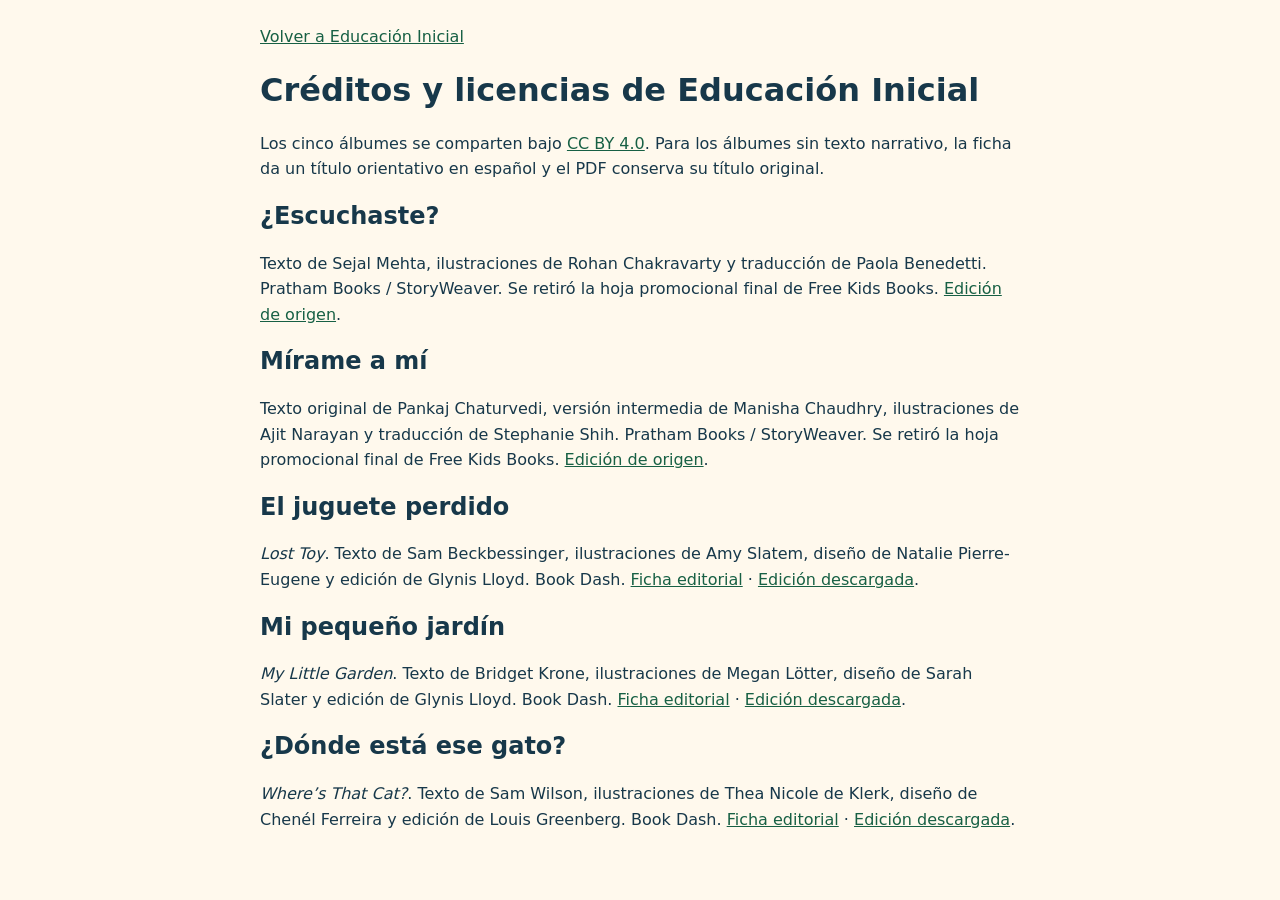
<file: creditos-educacion-inicial.html>
<!doctype html>
<html lang="es-CL">
<head>
  <meta charset="utf-8">
  <meta name="viewport" content="width=device-width, initial-scale=1">
  <title>Créditos de Educación Inicial · BiblioÑuble</title>
  <style>
    body { max-width: 760px; margin: auto; padding: 1.5rem; font: 1rem/1.6 system-ui, sans-serif; color: #17384a; background: #fff9ed; }
    a { color: #176044; }
    h1, h2 { line-height: 1.2; }
  </style>
</head>
<body>
  <nav><a href="./#educacion-inicial">Volver a Educación Inicial</a></nav>
  <main>
    <h1>Créditos y licencias de Educación Inicial</h1>
    <p>Los cinco álbumes se comparten bajo <a href="https://creativecommons.org/licenses/by/4.0/">CC BY 4.0</a>. Para los álbumes sin texto narrativo, la ficha da un título orientativo en español y el PDF conserva su título original.</p>
    <h2>¿Escuchaste?</h2>
    <p>Texto de Sejal Mehta, ilustraciones de Rohan Chakravarty y traducción de Paola Benedetti. Pratham Books / StoryWeaver. Se retiró la hoja promocional final de Free Kids Books. <a href="https://freekidsbooks.org/escuchaste-did-you-hear-early-nature-book-about-bird-sounds-spanish/">Edición de origen</a>.</p>
    <h2>Mírame a mí</h2>
    <p>Texto original de Pankaj Chaturvedi, versión intermedia de Manisha Chaudhry, ilustraciones de Ajit Narayan y traducción de Stephanie Shih. Pratham Books / StoryWeaver. Se retiró la hoja promocional final de Free Kids Books. <a href="https://freekidsbooks.org/mirame-mi-look-spanish-level-1-book/">Edición de origen</a>.</p>
    <h2>El juguete perdido</h2>
    <p><cite>Lost Toy</cite>. Texto de Sam Beckbessinger, ilustraciones de Amy Slatem, diseño de Natalie Pierre-Eugene y edición de Glynis Lloyd. Book Dash. <a href="https://bookdash.org/books/lost-toy/">Ficha editorial</a> · <a href="https://www.dbooks.org/lost-toy-177623135x/">Edición descargada</a>.</p>
    <h2>Mi pequeño jardín</h2>
    <p><cite>My Little Garden</cite>. Texto de Bridget Krone, ilustraciones de Megan Lötter, diseño de Sarah Slater y edición de Glynis Lloyd. Book Dash. <a href="https://bookdash.org/books/my-little-garden/">Ficha editorial</a> · <a href="https://www.dbooks.org/my-little-garden-1776231392/">Edición descargada</a>.</p>
    <h2>¿Dónde está ese gato?</h2>
    <p><cite>Where’s That Cat?</cite>. Texto de Sam Wilson, ilustraciones de Thea Nicole de Klerk, diseño de Chenél Ferreira y edición de Louis Greenberg. Book Dash. <a href="https://bookdash.org/books/wheres-that-cat/">Ficha editorial</a> · <a href="https://learn.thanda.org/wp-content/uploads/Book-Dash_Where-is-That-Cat_Book-Download.pdf">Edición descargada</a>.</p>
  </main>
</body>
</html>
</file>
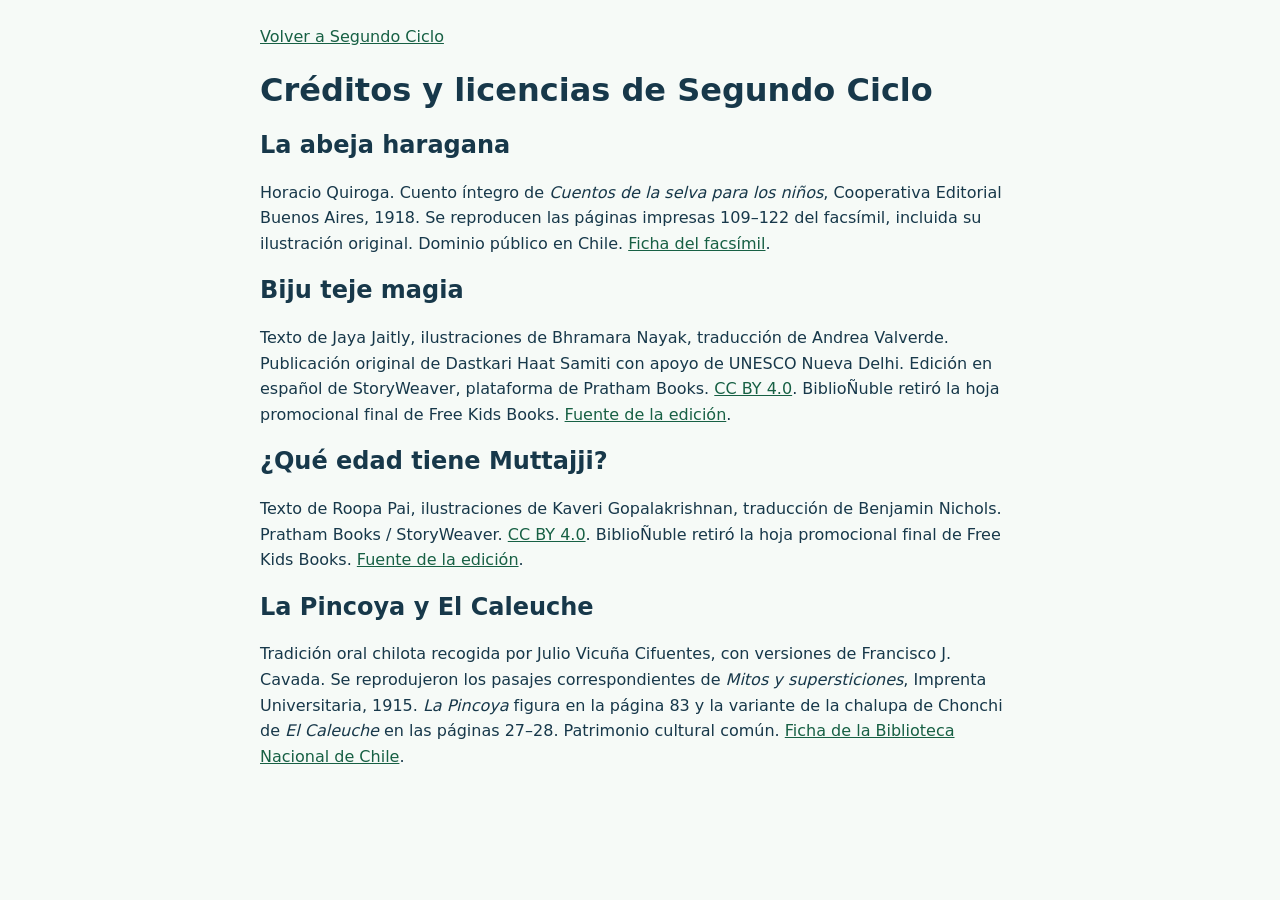
<file: creditos-segundo-ciclo.html>
<!doctype html>
<html lang="es-CL">
<head>
  <meta charset="utf-8">
  <meta name="viewport" content="width=device-width, initial-scale=1">
  <title>Créditos de Segundo Ciclo · BiblioÑuble</title>
  <style>
    body { max-width: 760px; margin: auto; padding: 1.5rem; font: 1rem/1.6 system-ui, sans-serif; color: #17384a; background: #f6faf7; }
    a { color: #176044; }
    h1, h2 { line-height: 1.2; }
  </style>
</head>
<body>
  <nav><a href="./#segundo-ciclo">Volver a Segundo Ciclo</a></nav>
  <main>
    <h1>Créditos y licencias de Segundo Ciclo</h1>
    <h2>La abeja haragana</h2>
    <p>Horacio Quiroga. Cuento íntegro de <cite>Cuentos de la selva para los niños</cite>, Cooperativa Editorial Buenos Aires, 1918. Se reproducen las páginas impresas 109–122 del facsímil, incluida su ilustración original. Dominio público en Chile. <a href="https://commons.wikimedia.org/wiki/File:Cuentos_de_la_selva_para_los_ni%C3%B1os_(1918).pdf">Ficha del facsímil</a>.</p>
    <h2>Biju teje magia</h2>
    <p>Texto de Jaya Jaitly, ilustraciones de Bhramara Nayak, traducción de Andrea Valverde. Publicación original de Dastkari Haat Samiti con apoyo de UNESCO Nueva Delhi. Edición en español de StoryWeaver, plataforma de Pratham Books. <a href="https://creativecommons.org/licenses/by/4.0/">CC BY 4.0</a>. BiblioÑuble retiró la hoja promocional final de Free Kids Books. <a href="https://freekidsbooks.org/biju-teje-magia-biju-spins-some-magic-spanish/">Fuente de la edición</a>.</p>
    <h2>¿Qué edad tiene Muttajji?</h2>
    <p>Texto de Roopa Pai, ilustraciones de Kaveri Gopalakrishnan, traducción de Benjamin Nichols. Pratham Books / StoryWeaver. <a href="https://creativecommons.org/licenses/by/4.0/">CC BY 4.0</a>. BiblioÑuble retiró la hoja promocional final de Free Kids Books. <a href="https://freekidsbooks.org/que-edad-tiene-muttajji-old-muttajji-spanish-version/">Fuente de la edición</a>.</p>
    <h2>La Pincoya y El Caleuche</h2>
    <p>Tradición oral chilota recogida por Julio Vicuña Cifuentes, con versiones de Francisco J. Cavada. Se reprodujeron los pasajes correspondientes de <cite>Mitos y supersticiones</cite>, Imprenta Universitaria, 1915. <em>La Pincoya</em> figura en la página 83 y la variante de la chalupa de Chonchi de <em>El Caleuche</em> en las páginas 27–28. Patrimonio cultural común. <a href="https://www.memoriachilena.gob.cl/602/w3-article-8171.html">Ficha de la Biblioteca Nacional de Chile</a>.</p>
  </main>
</body>
</html>
</file>
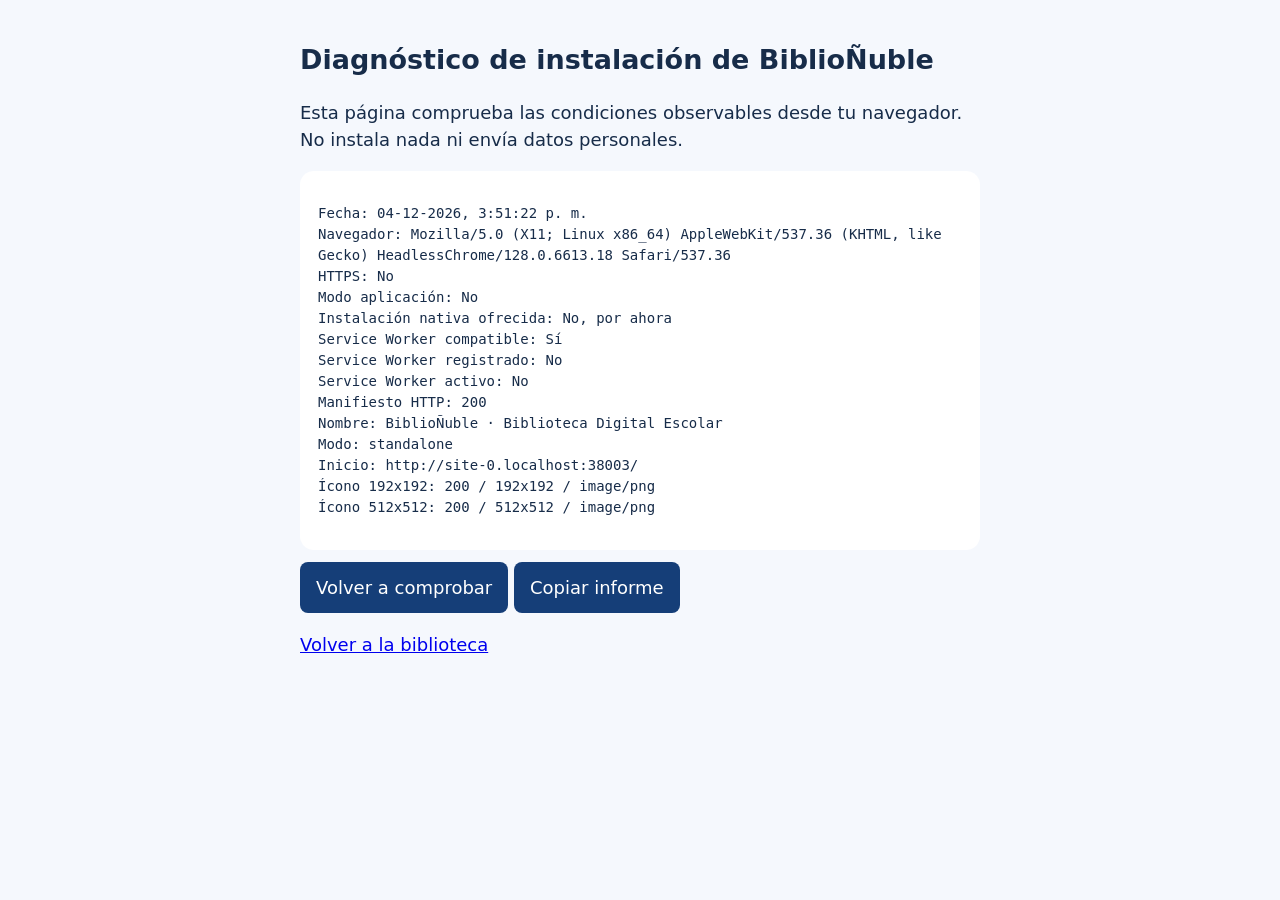
<file: diagnostico-instalacion.html>
<!doctype html><html lang="es"><head><meta charset="utf-8"><meta name="viewport" content="width=device-width,initial-scale=1"><title>Diagnóstico de instalación — BiblioÑuble</title><link rel="manifest" href="./manifest.webmanifest"><style>body{font:18px/1.5 system-ui,sans-serif;max-width:680px;margin:auto;padding:22px;background:#f5f8fd;color:#172c49}h1{font-size:27px}section{background:white;padding:18px;border-radius:14px;margin:12px 0;overflow-wrap:anywhere}button{font:inherit;padding:12px 16px;background:#153e78;color:white;border:0;border-radius:8px}pre{white-space:pre-wrap;font-size:14px}</style></head><body><h1>Diagnóstico de instalación de BiblioÑuble</h1><p>Esta página comprueba las condiciones observables desde tu navegador. No instala nada ni envía datos personales.</p><section id="report">Comprobando…</section><button id="refresh">Volver a comprobar</button> <button id="copy">Copiar informe</button><p><a href="./">Volver a la biblioteca</a></p><script>let promptReady=false;window.addEventListener('beforeinstallprompt',e=>{e.preventDefault();promptReady=true;run()});async function run(){let lines=[];const add=(k,v)=>lines.push(k+': '+v);add('Fecha',new Date().toLocaleString('es-CL'));add('Navegador',navigator.userAgent);add('HTTPS',location.protocol==='https:'?'Sí':'No');add('Modo aplicación',matchMedia('(display-mode: standalone)').matches?'Sí':'No');add('Instalación nativa ofrecida',promptReady?'Sí':'No, por ahora');add('Service Worker compatible','serviceWorker'in navigator?'Sí':'No');if('serviceWorker'in navigator){try{const reg=await navigator.serviceWorker.getRegistration('./');add('Service Worker registrado',reg?'Sí':'No');add('Service Worker activo',reg?.active?'Sí':'No')}catch(e){add('Error Service Worker',e.message)}}try{const response=await fetch('./manifest.webmanifest',{cache:'no-store'});const manifest=await response.json();add('Manifiesto HTTP',response.status);add('Nombre',manifest.name);add('Modo',manifest.display);add('Inicio',new URL(manifest.start_url,location.href).href);for(const icon of manifest.icons||[]){try{const u=new URL(icon.src,new URL('./manifest.webmanifest',location.href));const res=await fetch(u,{cache:'no-store'});const b=await res.blob();const bmp=await createImageBitmap(b);add('Ícono '+icon.sizes,res.status+' / '+bmp.width+'x'+bmp.height+' / '+b.type)}catch(e){add('Error ícono '+icon.src,e.message)}}}catch(e){add('Error manifiesto',e.message)}document.querySelector('#report').innerHTML='<pre></pre>';document.querySelector('#report pre').textContent=lines.join('\n');}document.querySelector('#refresh').onclick=run;document.querySelector('#copy').onclick=()=>navigator.clipboard.writeText(document.querySelector('#report').innerText).then(()=>alert('Informe copiado'));run();</script></body></html>
</file>
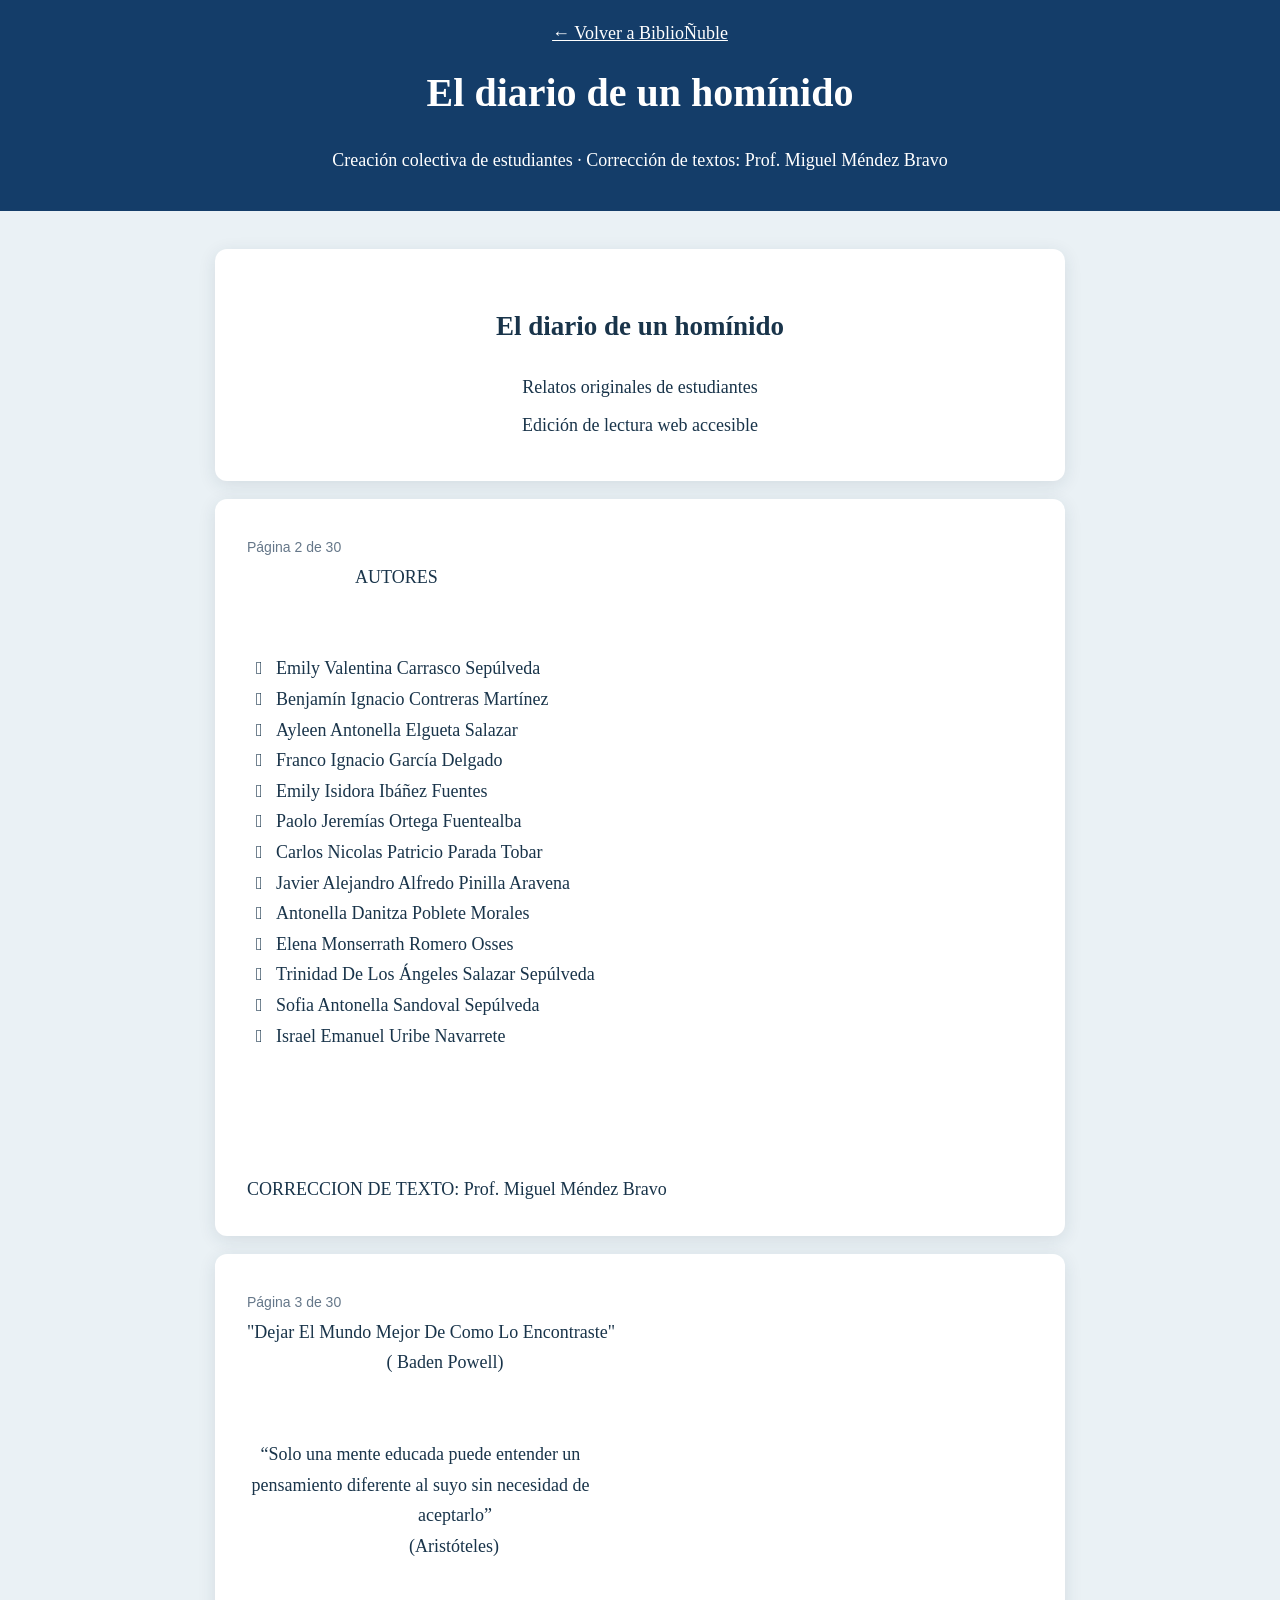
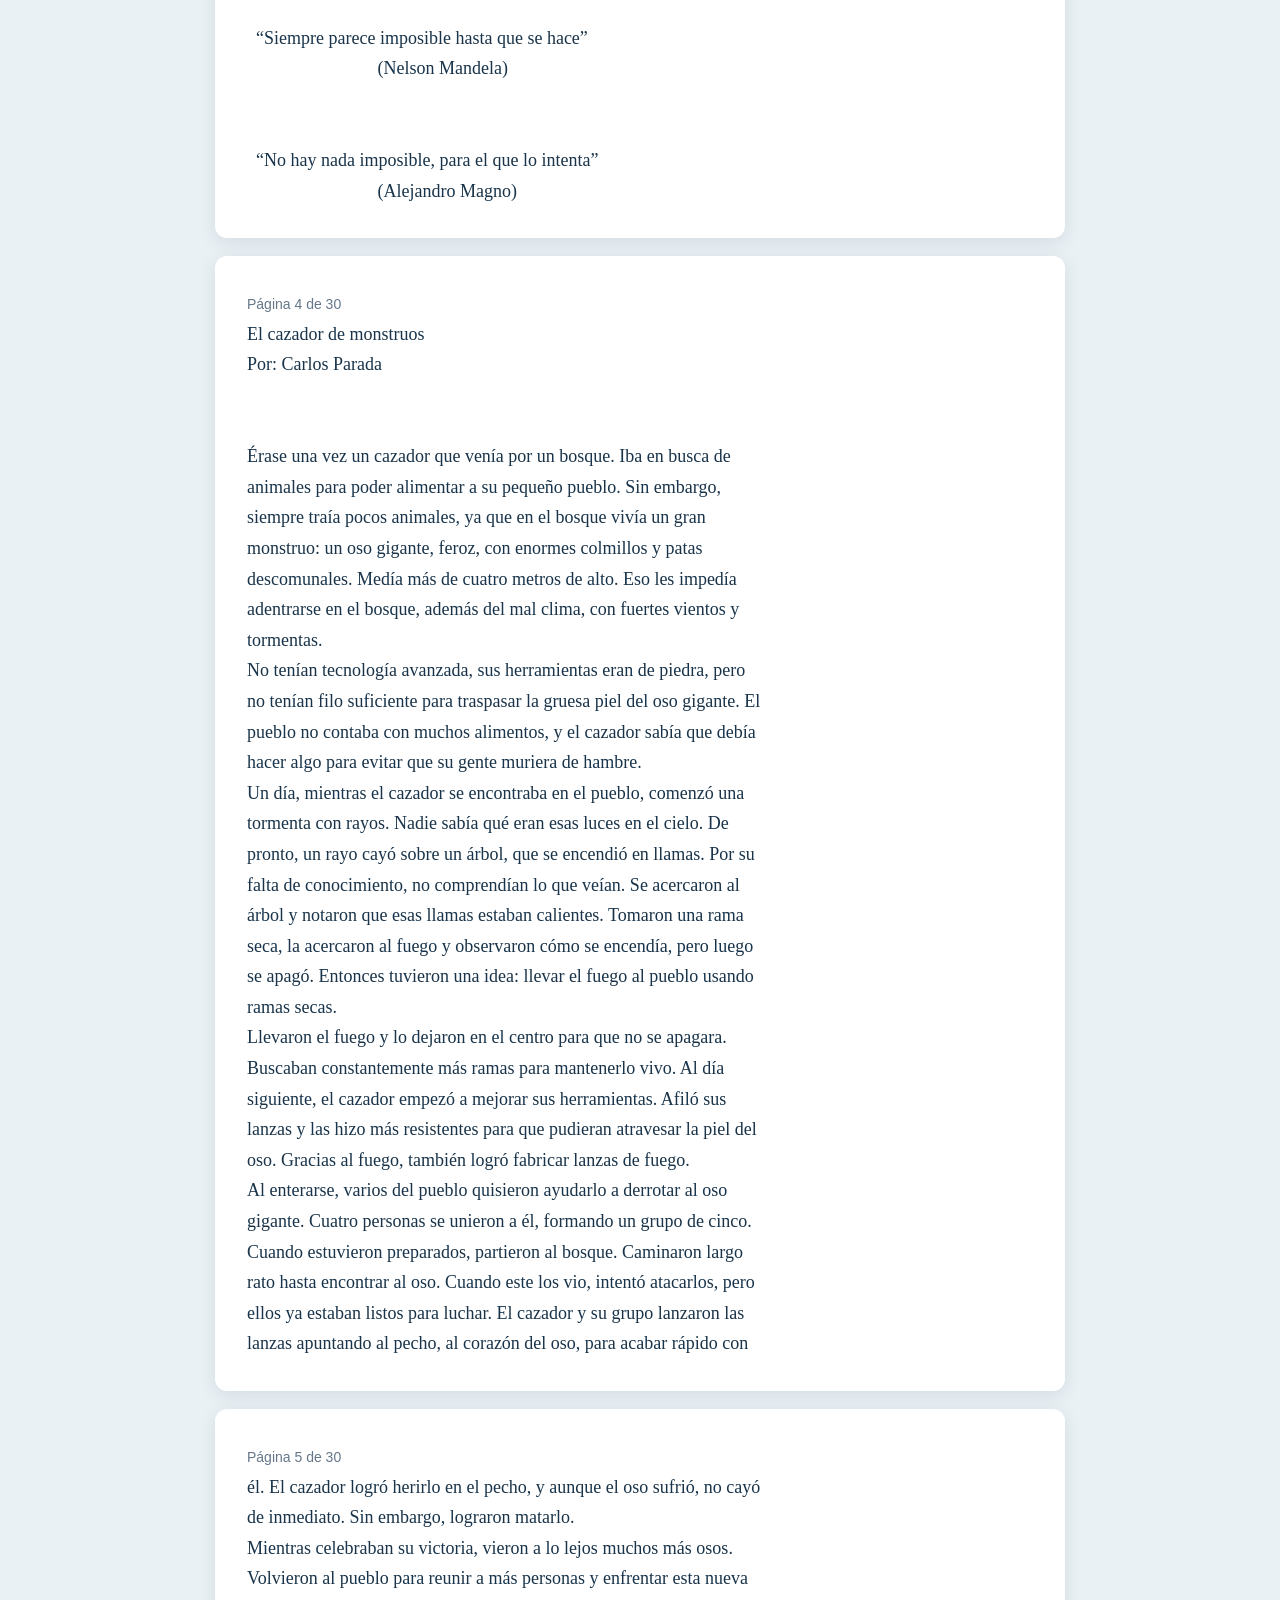
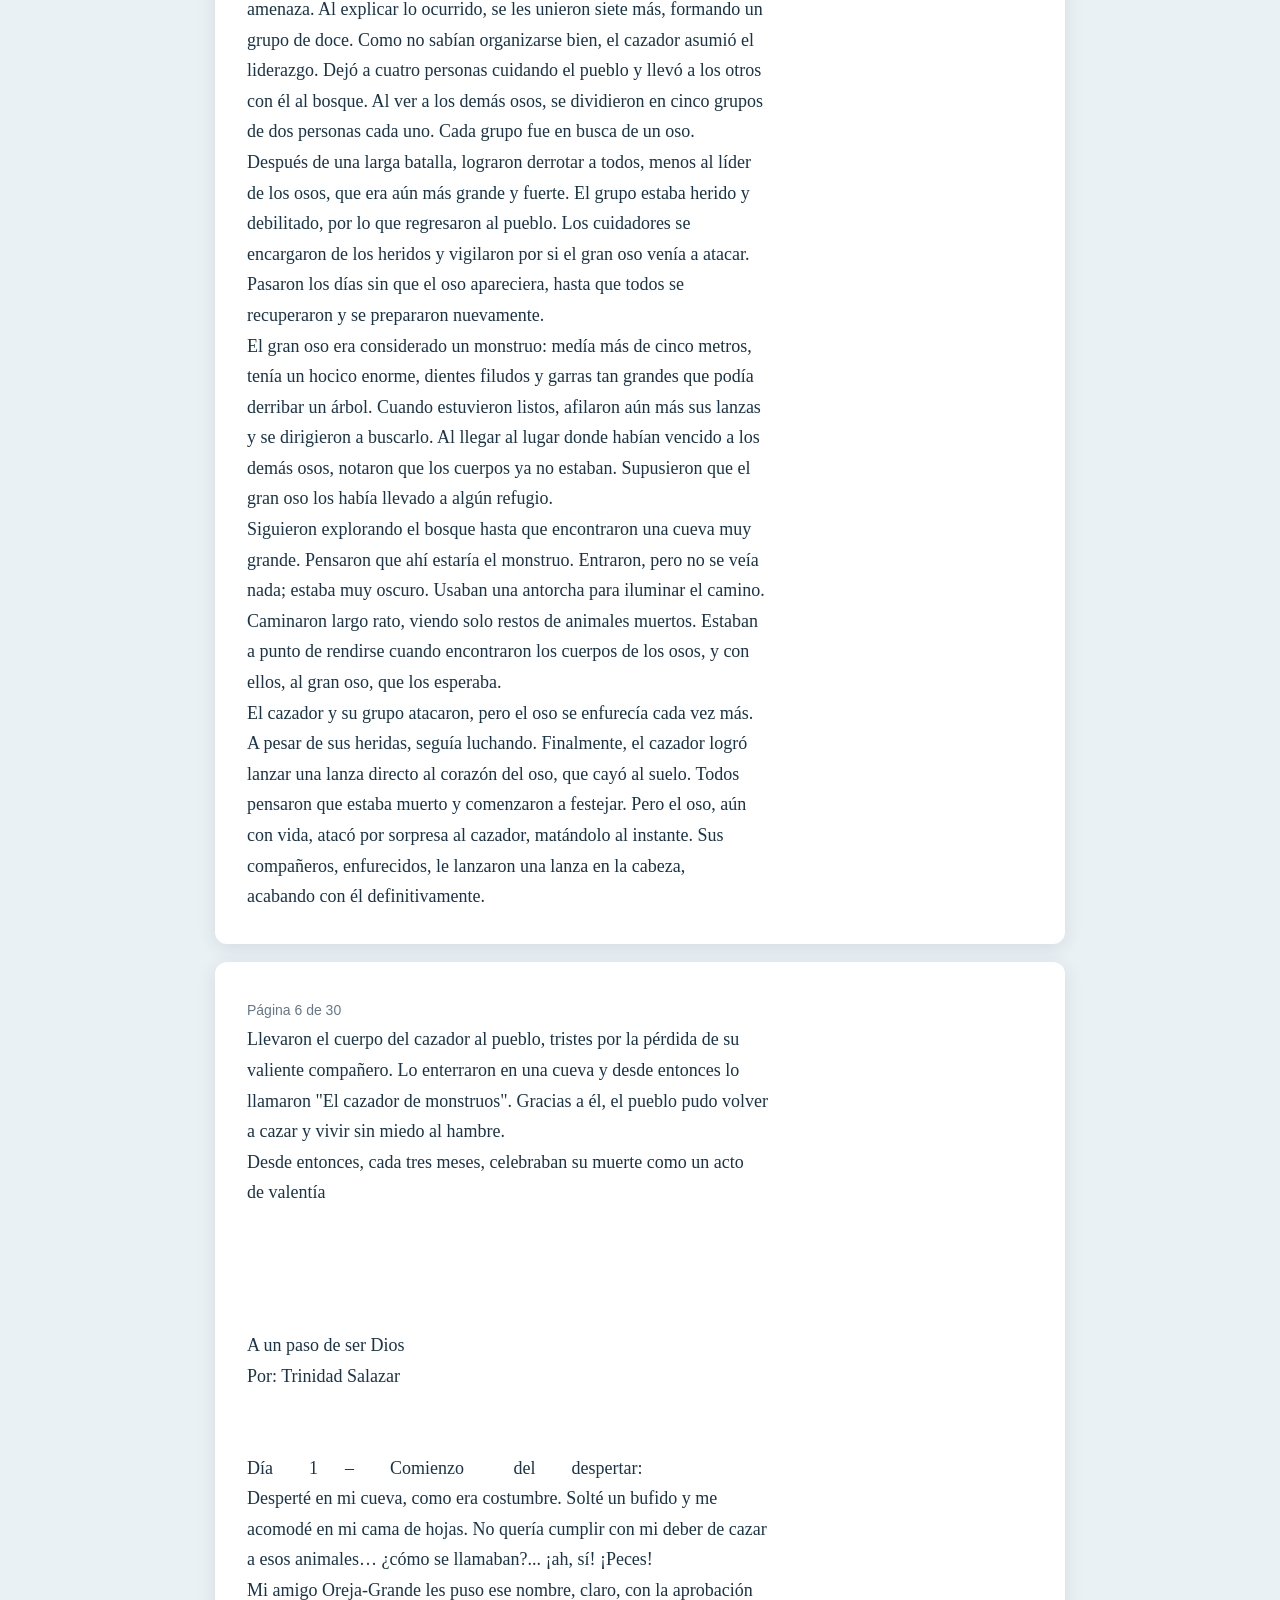
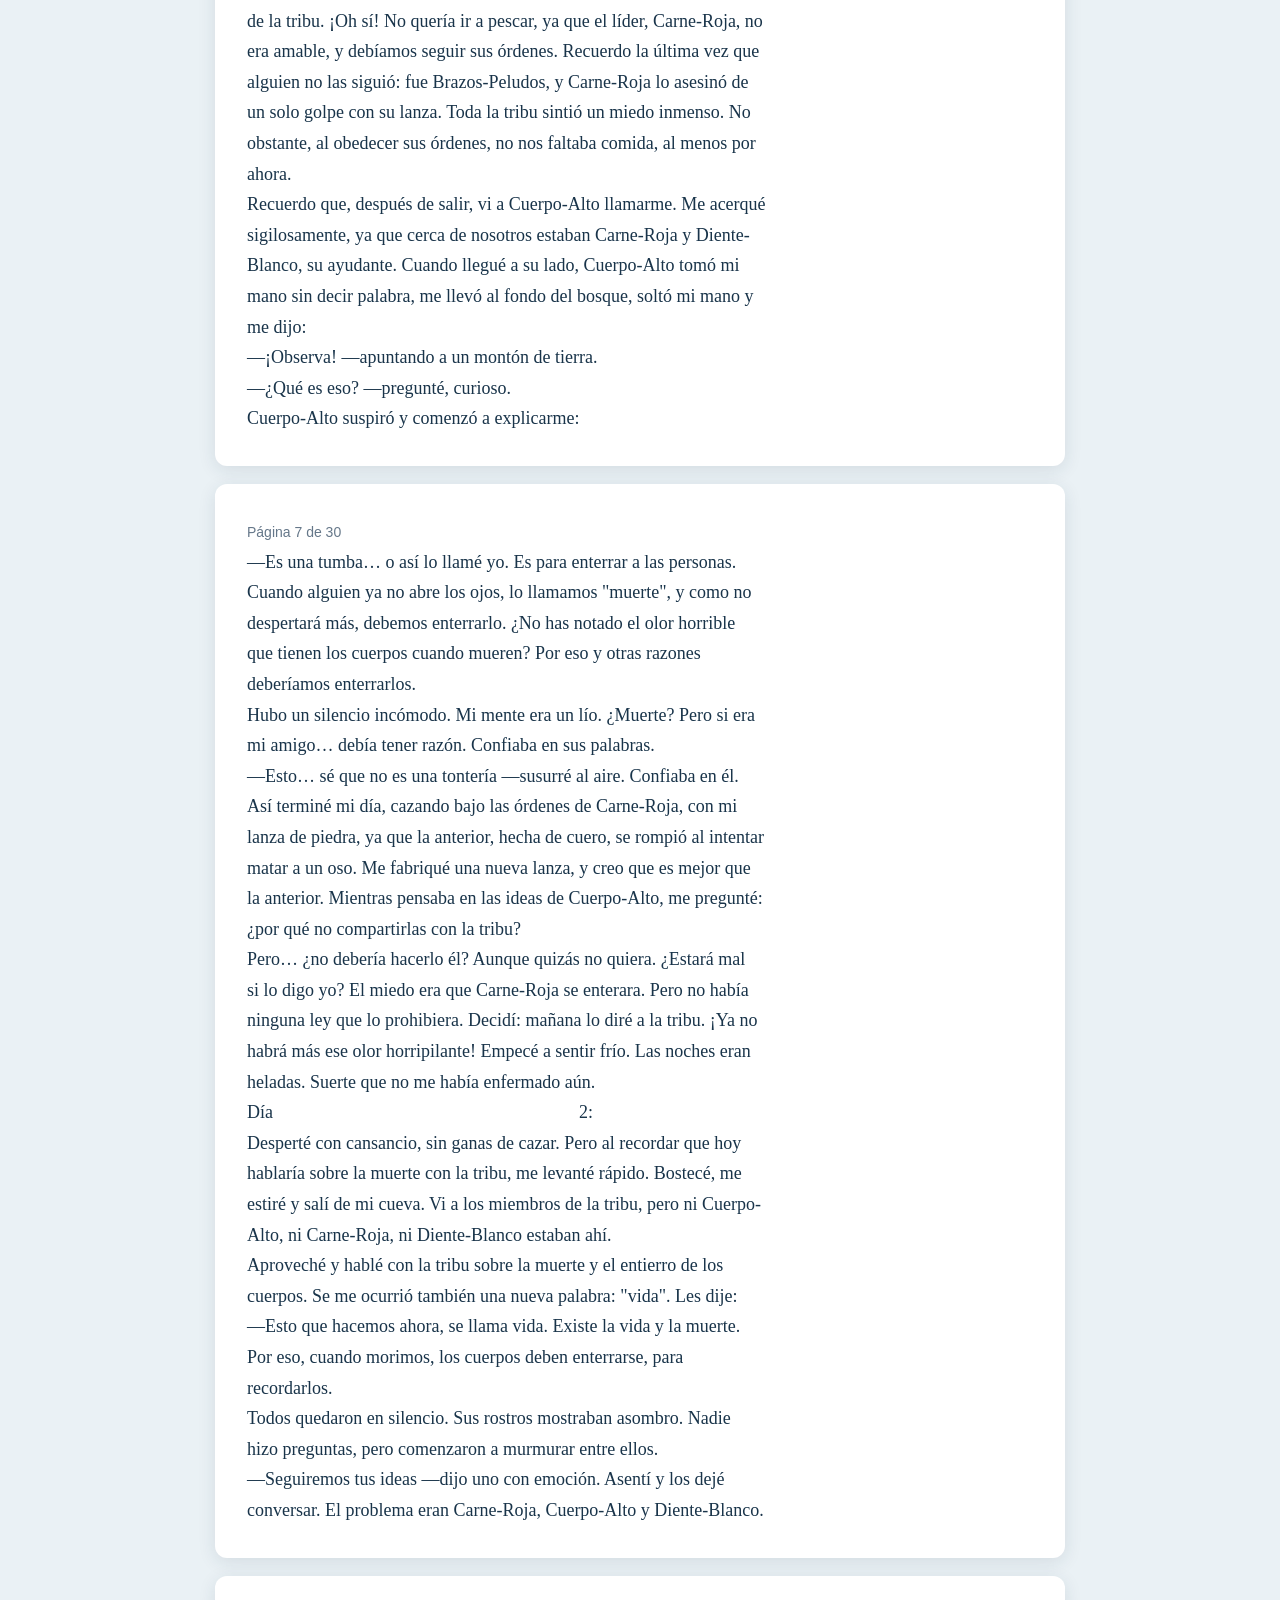
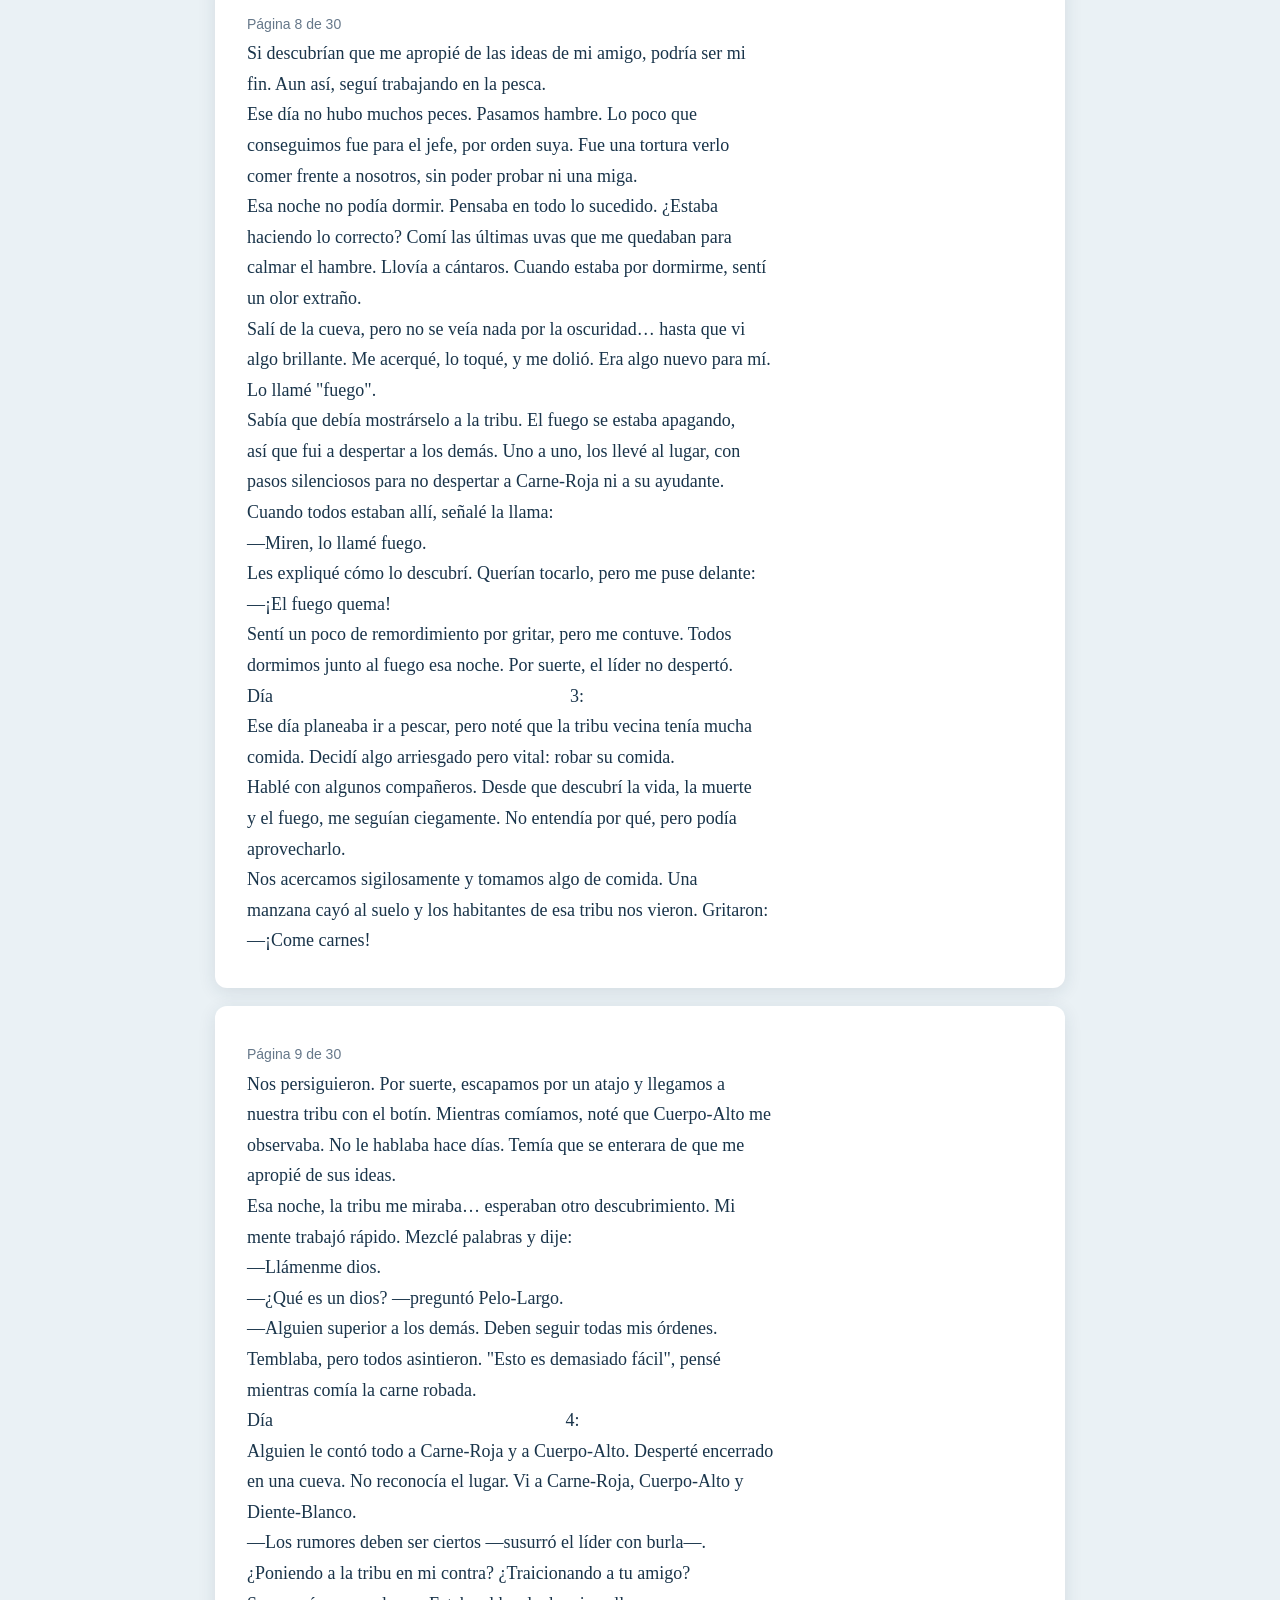
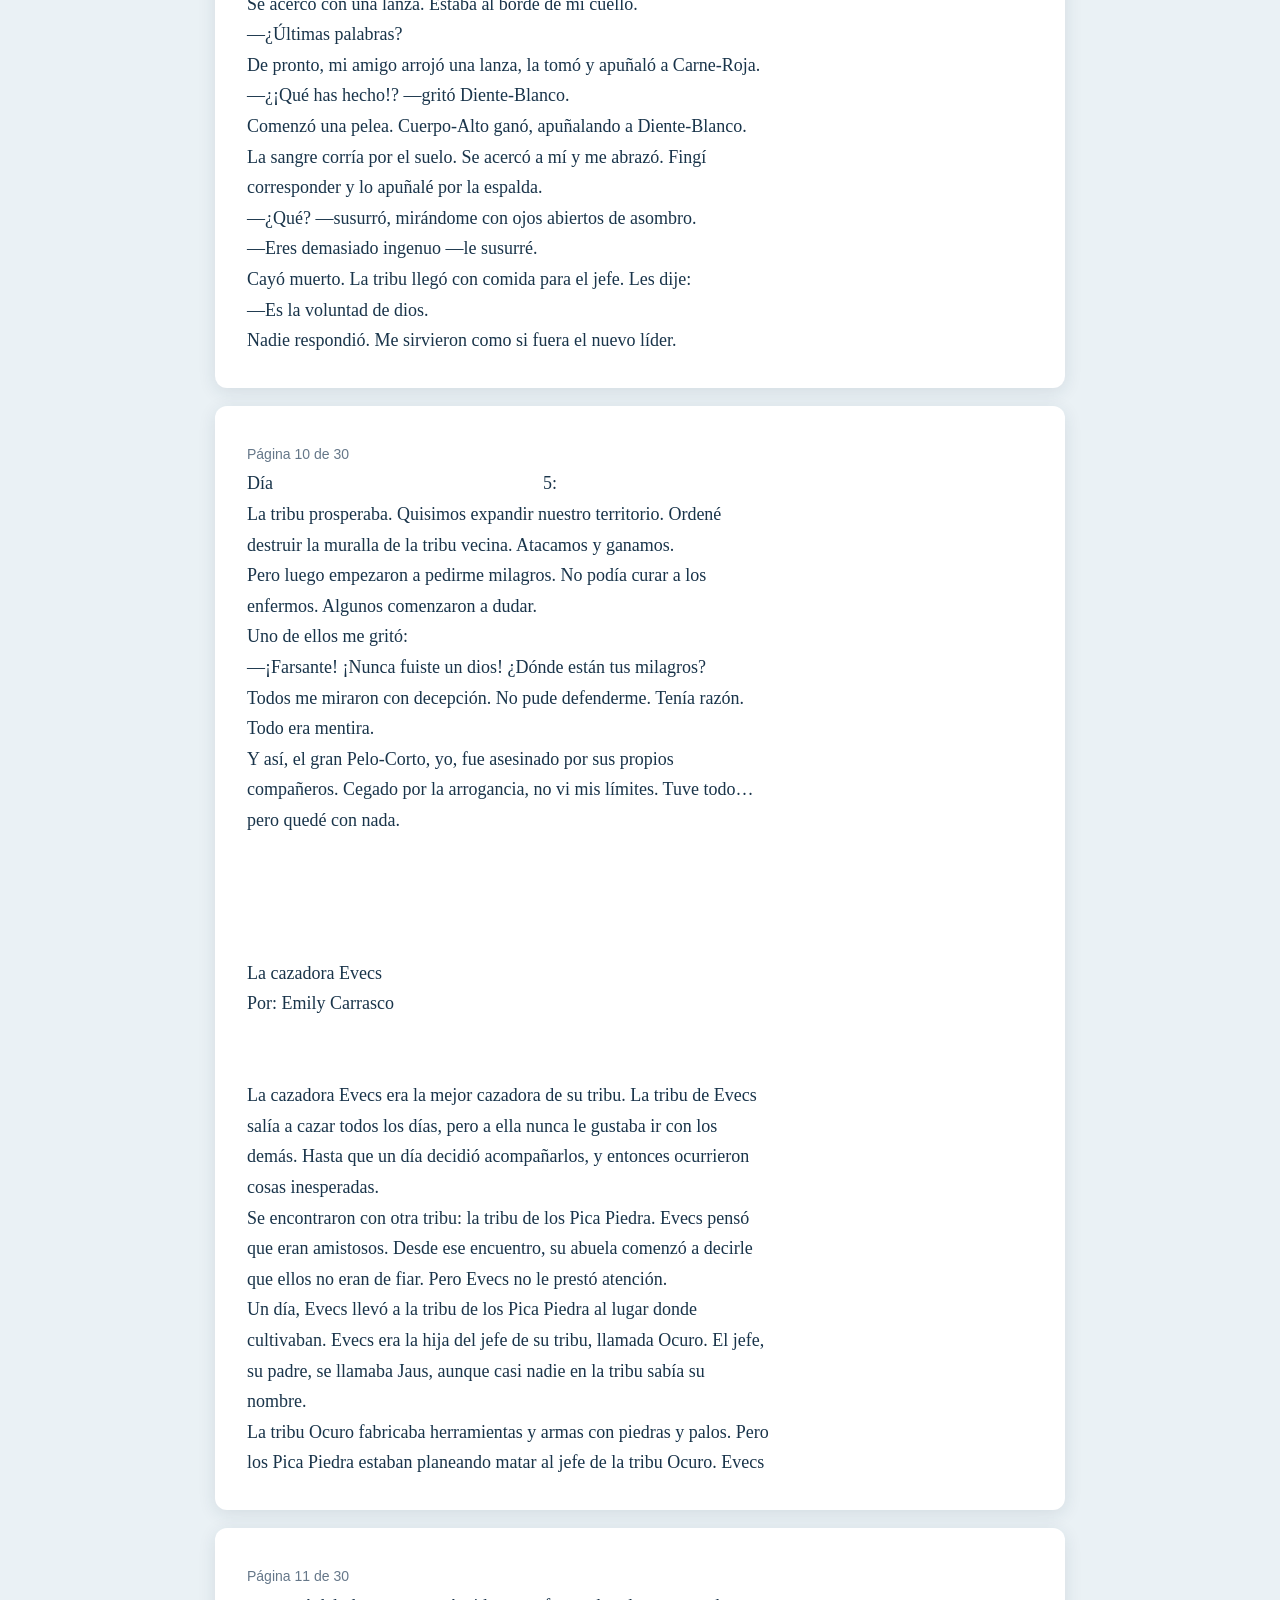
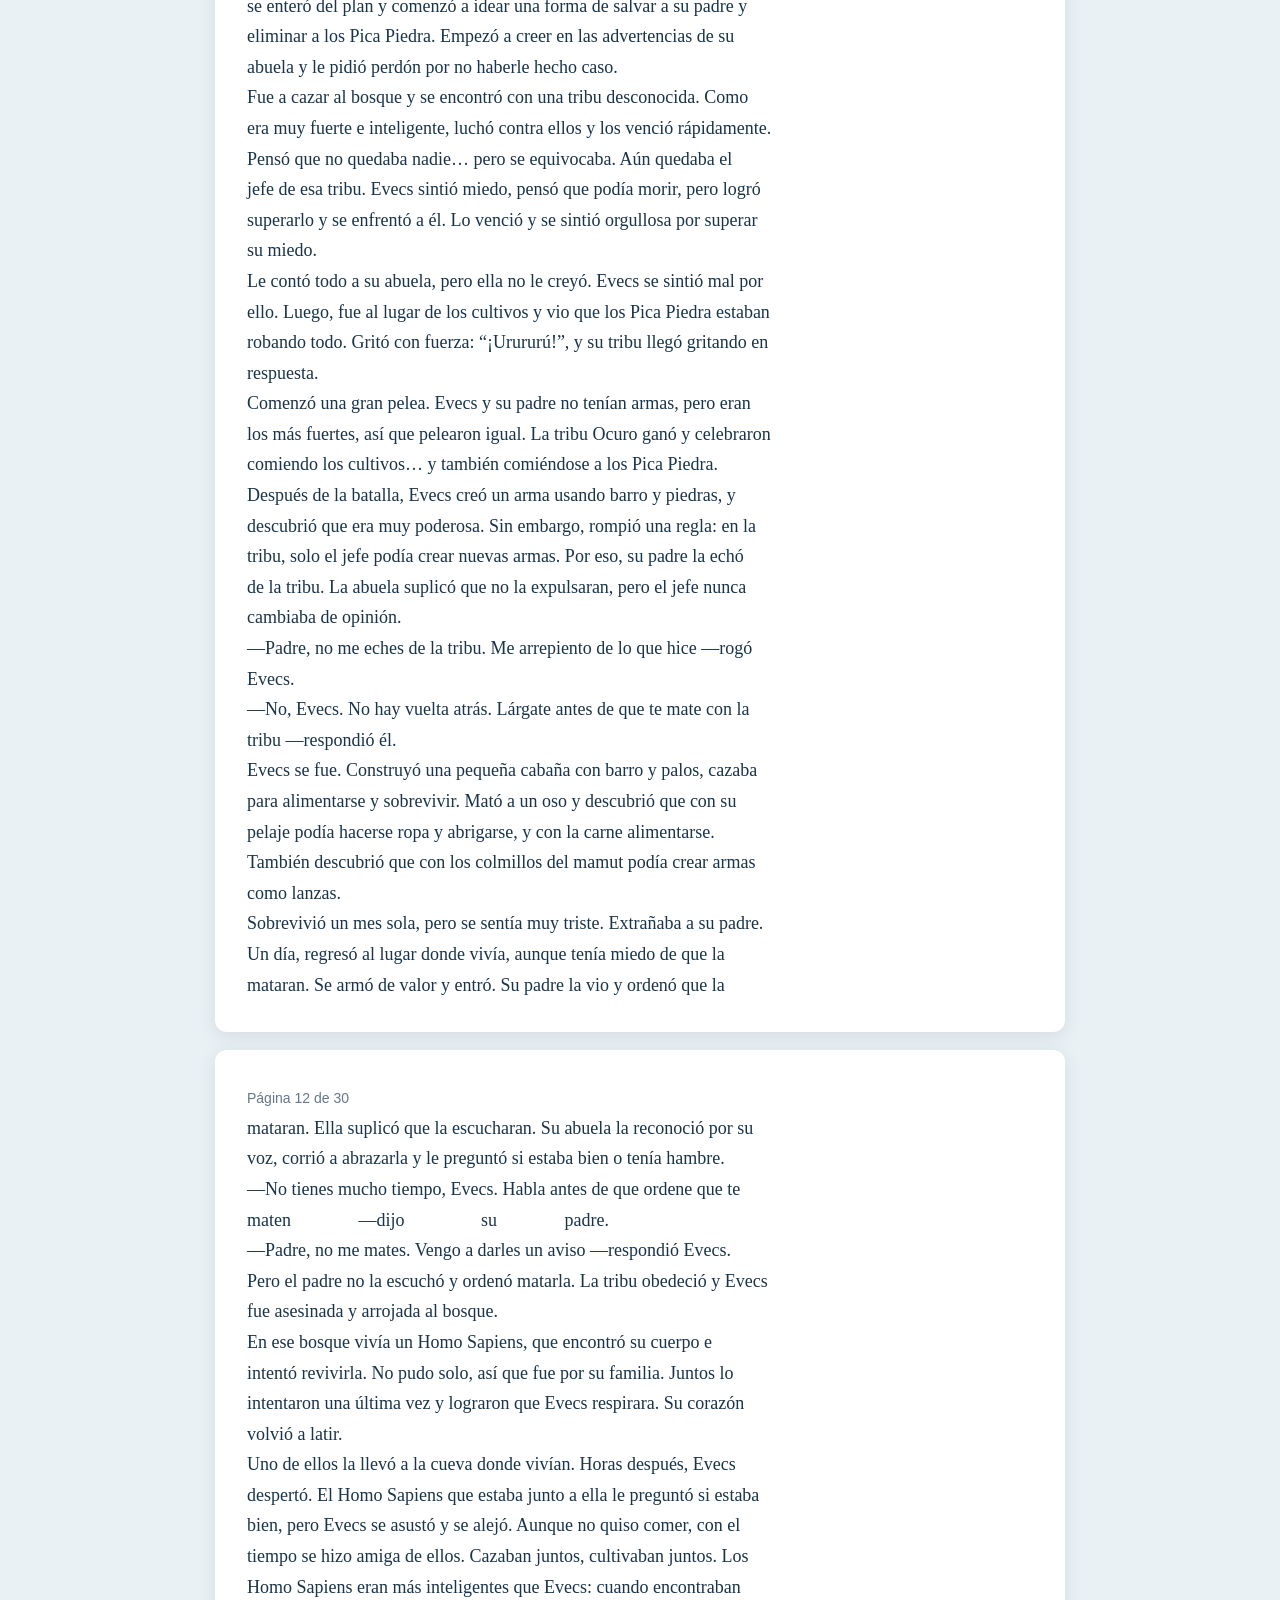
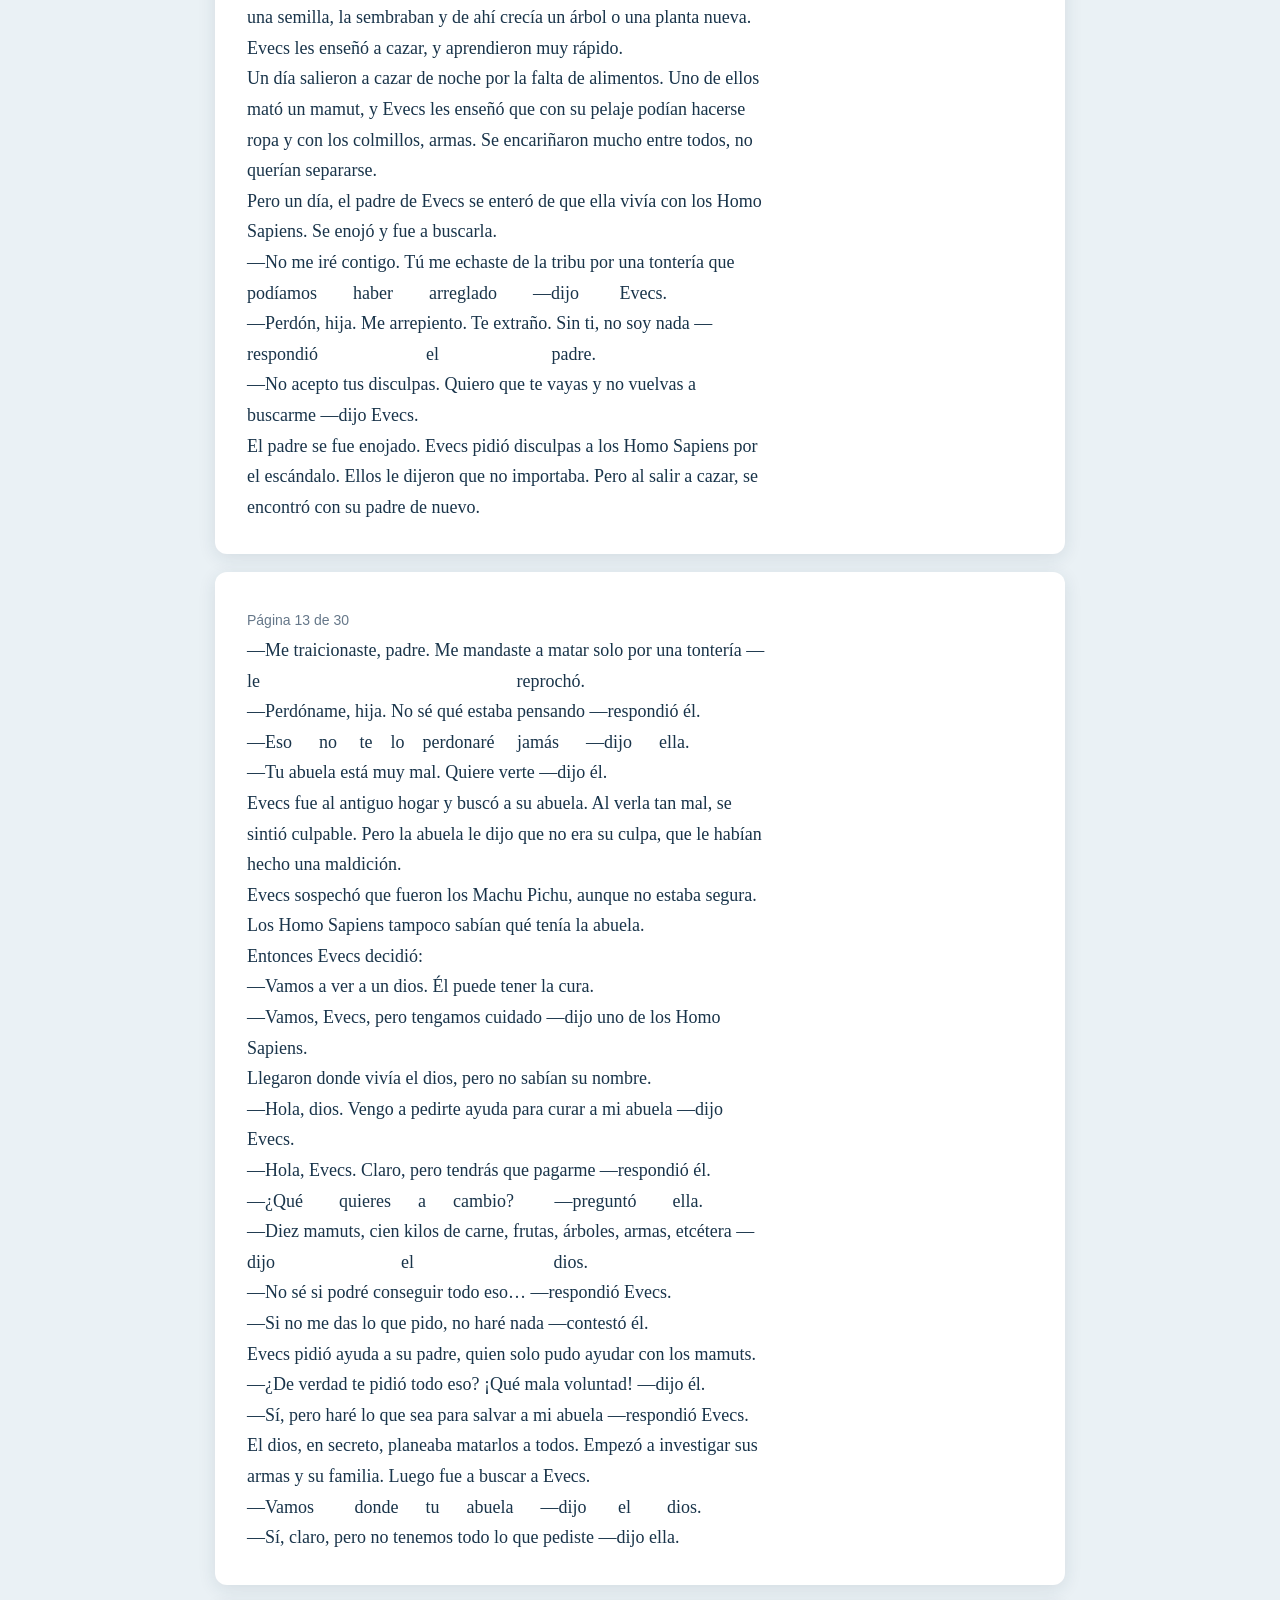
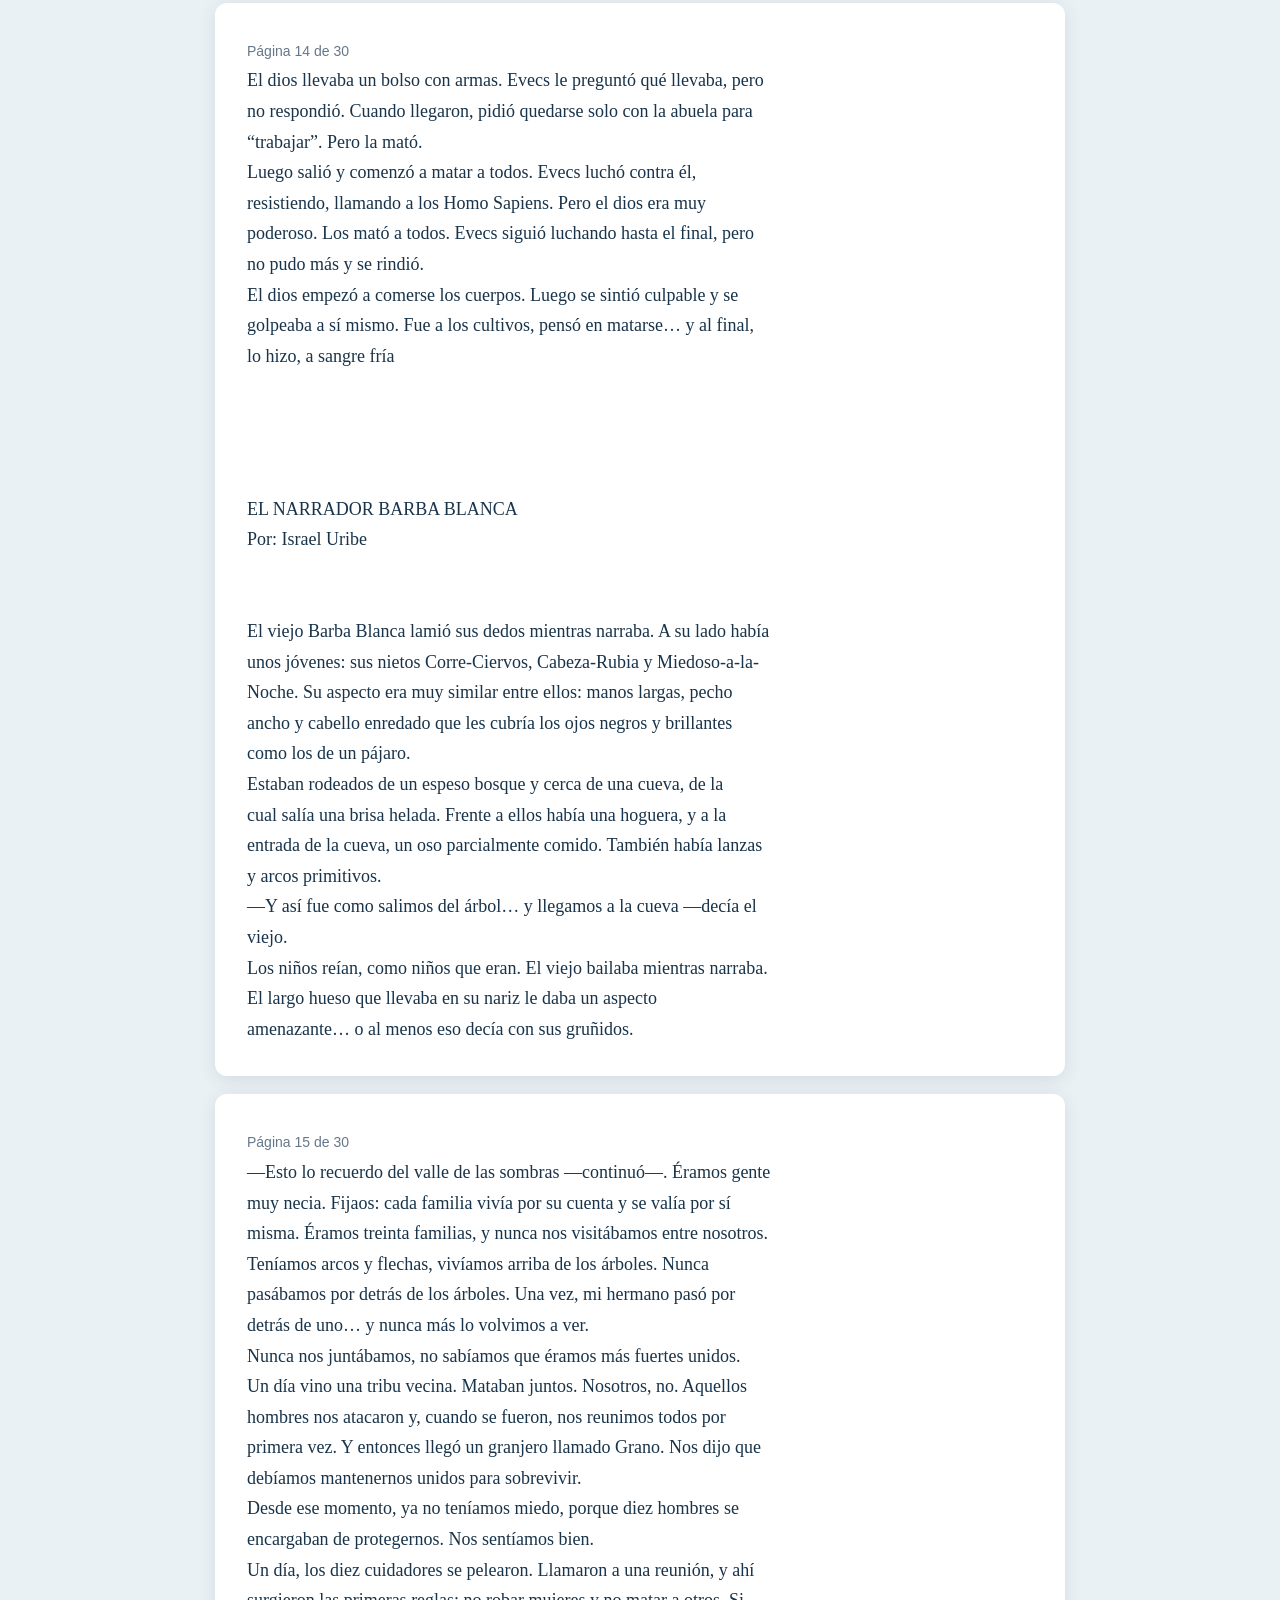
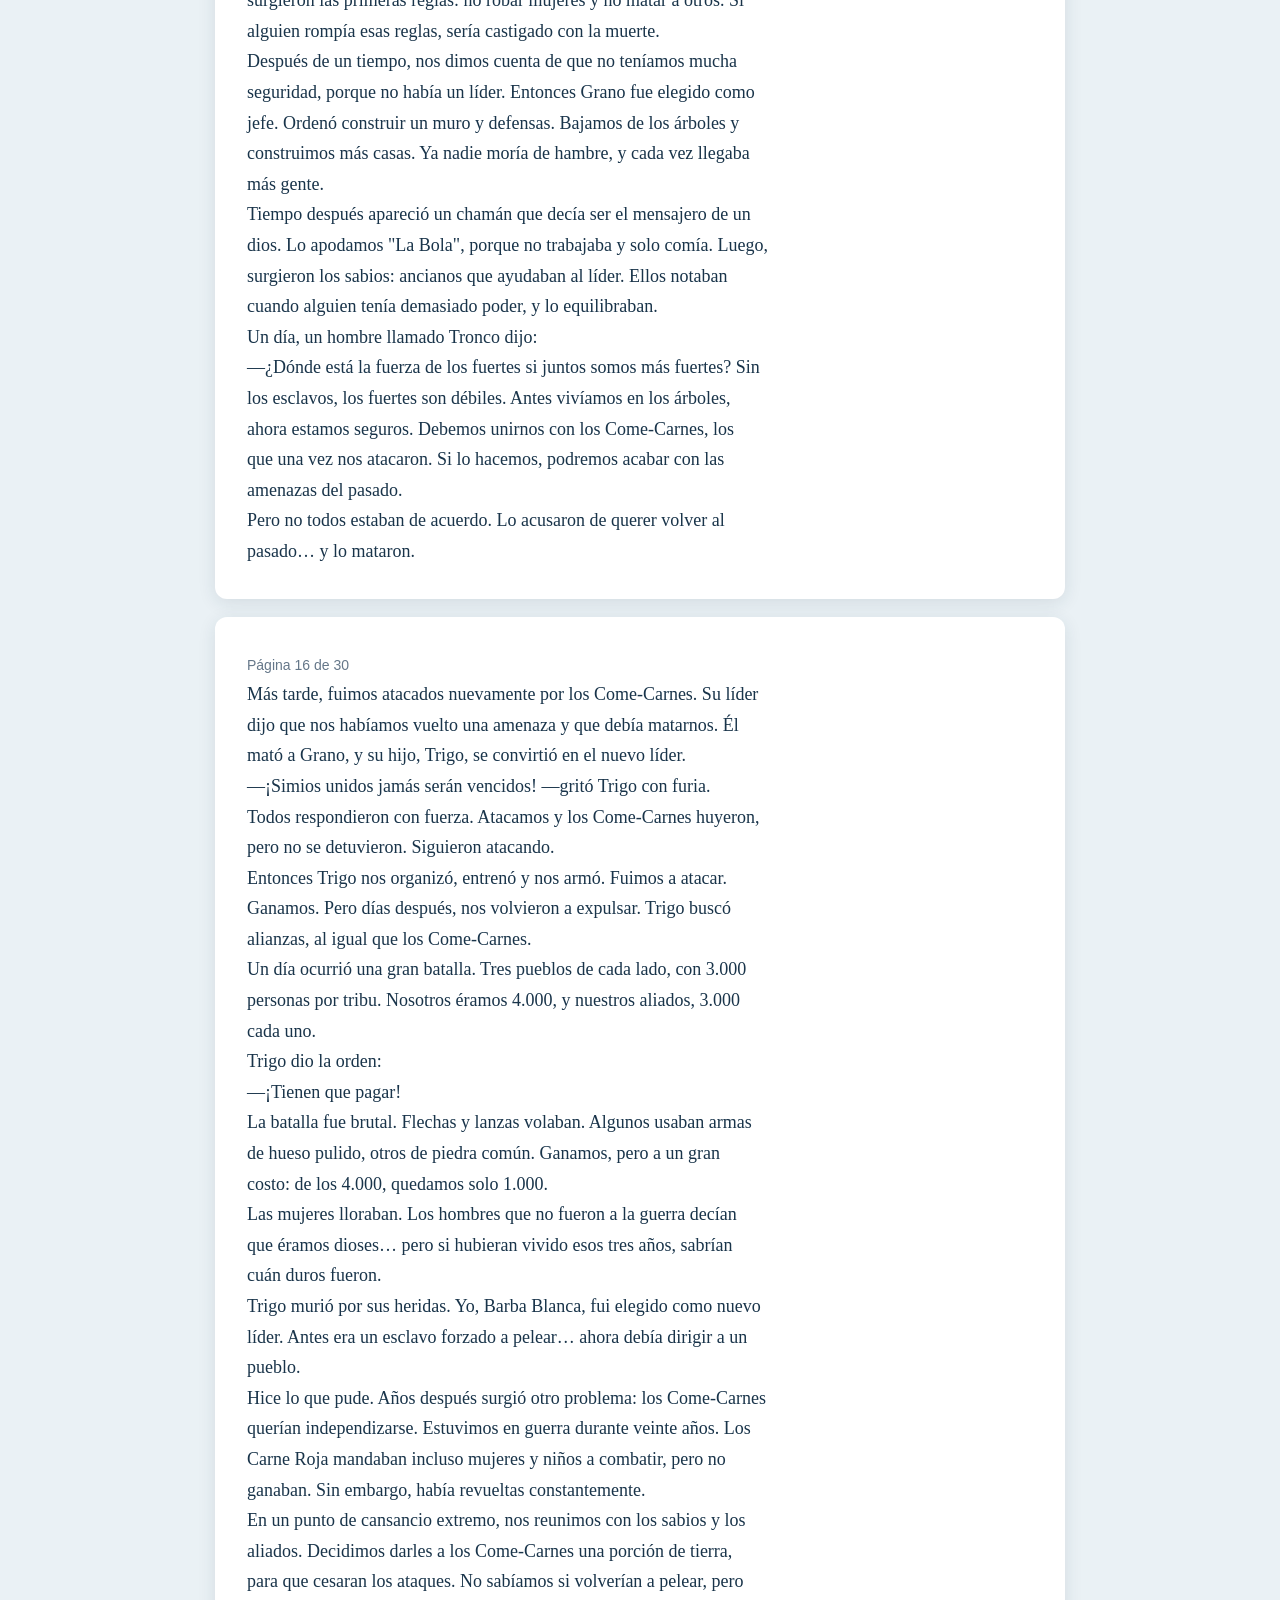
<file: lecturas/el-diario-de-un-hominido.html>
<!doctype html><html lang="es"><head><meta charset="utf-8"><meta name="viewport" content="width=device-width,initial-scale=1"><title>El diario de un homínido · BiblioÑuble</title><style>body{margin:0;background:#eaf1f5;color:#19344a;font:18px/1.7 Georgia,serif}header{background:#143d69;color:white;padding:18px;text-align:center}header a{color:white}main{max-width:850px;margin:auto;padding:20px}.page{background:white;border-radius:12px;margin:18px 0;padding:32px;box-shadow:0 4px 18px #18394c1c;white-space:pre-wrap;overflow-wrap:anywhere}.page small{font:14px Arial;color:#657789}h1{margin:10px 0;font-size:clamp(25px,5vw,40px)}.intro{text-align:center}.intro p{margin:8px}footer{text-align:center;padding:30px;font:14px Arial}@media(max-width:550px){main{padding:8px}.page{padding:18px;font-size:16px}}</style></head><body><header><a href="../index.html">← Volver a BiblioÑuble</a><h1>El diario de un homínido</h1><p>Creación colectiva de estudiantes · Corrección de textos: Prof. Miguel Méndez Bravo</p></header><main><section class="page intro"><h2>El diario de un homínido</h2><p>Relatos originales de estudiantes</p><p>Edición de lectura web accesible</p></section><section class="page"><small>Página 2 de 30</small>
                        AUTORES


     Emily Valentina Carrasco Sepúlveda
     Benjamín Ignacio Contreras Martínez
     Ayleen Antonella Elgueta Salazar
     Franco Ignacio García Delgado
     Emily Isidora Ibáñez Fuentes
     Paolo Jeremías Ortega Fuentealba
     Carlos Nicolas Patricio Parada Tobar
     Javier Alejandro Alfredo Pinilla Aravena
     Antonella Danitza Poblete Morales
     Elena Monserrath Romero Osses
     Trinidad De Los Ángeles Salazar Sepúlveda
     Sofia Antonella Sandoval Sepúlveda
     Israel Emanuel Uribe Navarrete




CORRECCION DE TEXTO: Prof. Miguel Méndez Bravo</section>
<section class="page"><small>Página 3 de 30</small>
"Dejar El Mundo Mejor De Como Lo Encontraste"
                               ( Baden Powell)


   “Solo una mente educada puede entender un
 pensamiento diferente al suyo sin necesidad de
                                      aceptarlo”
                                    (Aristóteles)


  “Siempre parece imposible hasta que se hace”
                             (Nelson Mandela)


  “No hay nada imposible, para el que lo intenta”
                             (Alejandro Magno)</section>
<section class="page"><small>Página 4 de 30</small>
El cazador de monstruos
Por: Carlos Parada


Érase una vez un cazador que venía por un bosque. Iba en busca de
animales para poder alimentar a su pequeño pueblo. Sin embargo,
siempre traía pocos animales, ya que en el bosque vivía un gran
monstruo: un oso gigante, feroz, con enormes colmillos y patas
descomunales. Medía más de cuatro metros de alto. Eso les impedía
adentrarse en el bosque, además del mal clima, con fuertes vientos y
tormentas.
No tenían tecnología avanzada, sus herramientas eran de piedra, pero
no tenían filo suficiente para traspasar la gruesa piel del oso gigante. El
pueblo no contaba con muchos alimentos, y el cazador sabía que debía
hacer algo para evitar que su gente muriera de hambre.
Un día, mientras el cazador se encontraba en el pueblo, comenzó una
tormenta con rayos. Nadie sabía qué eran esas luces en el cielo. De
pronto, un rayo cayó sobre un árbol, que se encendió en llamas. Por su
falta de conocimiento, no comprendían lo que veían. Se acercaron al
árbol y notaron que esas llamas estaban calientes. Tomaron una rama
seca, la acercaron al fuego y observaron cómo se encendía, pero luego
se apagó. Entonces tuvieron una idea: llevar el fuego al pueblo usando
ramas secas.
Llevaron el fuego y lo dejaron en el centro para que no se apagara.
Buscaban constantemente más ramas para mantenerlo vivo. Al día
siguiente, el cazador empezó a mejorar sus herramientas. Afiló sus
lanzas y las hizo más resistentes para que pudieran atravesar la piel del
oso. Gracias al fuego, también logró fabricar lanzas de fuego.
Al enterarse, varios del pueblo quisieron ayudarlo a derrotar al oso
gigante. Cuatro personas se unieron a él, formando un grupo de cinco.
Cuando estuvieron preparados, partieron al bosque. Caminaron largo
rato hasta encontrar al oso. Cuando este los vio, intentó atacarlos, pero
ellos ya estaban listos para luchar. El cazador y su grupo lanzaron las
lanzas apuntando al pecho, al corazón del oso, para acabar rápido con</section>
<section class="page"><small>Página 5 de 30</small>
él. El cazador logró herirlo en el pecho, y aunque el oso sufrió, no cayó
de inmediato. Sin embargo, lograron matarlo.
Mientras celebraban su victoria, vieron a lo lejos muchos más osos.
Volvieron al pueblo para reunir a más personas y enfrentar esta nueva
amenaza. Al explicar lo ocurrido, se les unieron siete más, formando un
grupo de doce. Como no sabían organizarse bien, el cazador asumió el
liderazgo. Dejó a cuatro personas cuidando el pueblo y llevó a los otros
con él al bosque. Al ver a los demás osos, se dividieron en cinco grupos
de dos personas cada uno. Cada grupo fue en busca de un oso.
Después de una larga batalla, lograron derrotar a todos, menos al líder
de los osos, que era aún más grande y fuerte. El grupo estaba herido y
debilitado, por lo que regresaron al pueblo. Los cuidadores se
encargaron de los heridos y vigilaron por si el gran oso venía a atacar.
Pasaron los días sin que el oso apareciera, hasta que todos se
recuperaron y se prepararon nuevamente.
El gran oso era considerado un monstruo: medía más de cinco metros,
tenía un hocico enorme, dientes filudos y garras tan grandes que podía
derribar un árbol. Cuando estuvieron listos, afilaron aún más sus lanzas
y se dirigieron a buscarlo. Al llegar al lugar donde habían vencido a los
demás osos, notaron que los cuerpos ya no estaban. Supusieron que el
gran oso los había llevado a algún refugio.
Siguieron explorando el bosque hasta que encontraron una cueva muy
grande. Pensaron que ahí estaría el monstruo. Entraron, pero no se veía
nada; estaba muy oscuro. Usaban una antorcha para iluminar el camino.
Caminaron largo rato, viendo solo restos de animales muertos. Estaban
a punto de rendirse cuando encontraron los cuerpos de los osos, y con
ellos, al gran oso, que los esperaba.
El cazador y su grupo atacaron, pero el oso se enfurecía cada vez más.
A pesar de sus heridas, seguía luchando. Finalmente, el cazador logró
lanzar una lanza directo al corazón del oso, que cayó al suelo. Todos
pensaron que estaba muerto y comenzaron a festejar. Pero el oso, aún
con vida, atacó por sorpresa al cazador, matándolo al instante. Sus
compañeros, enfurecidos, le lanzaron una lanza en la cabeza,
acabando con él definitivamente.</section>
<section class="page"><small>Página 6 de 30</small>
Llevaron el cuerpo del cazador al pueblo, tristes por la pérdida de su
valiente compañero. Lo enterraron en una cueva y desde entonces lo
llamaron "El cazador de monstruos". Gracias a él, el pueblo pudo volver
a cazar y vivir sin miedo al hambre.
Desde entonces, cada tres meses, celebraban su muerte como un acto
de valentía




A un paso de ser Dios
Por: Trinidad Salazar


Día        1      –        Comienzo           del        despertar:
Desperté en mi cueva, como era costumbre. Solté un bufido y me
acomodé en mi cama de hojas. No quería cumplir con mi deber de cazar
a esos animales… ¿cómo se llamaban?... ¡ah, sí! ¡Peces!
Mi amigo Oreja-Grande les puso ese nombre, claro, con la aprobación
de la tribu. ¡Oh sí! No quería ir a pescar, ya que el líder, Carne-Roja, no
era amable, y debíamos seguir sus órdenes. Recuerdo la última vez que
alguien no las siguió: fue Brazos-Peludos, y Carne-Roja lo asesinó de
un solo golpe con su lanza. Toda la tribu sintió un miedo inmenso. No
obstante, al obedecer sus órdenes, no nos faltaba comida, al menos por
ahora.
Recuerdo que, después de salir, vi a Cuerpo-Alto llamarme. Me acerqué
sigilosamente, ya que cerca de nosotros estaban Carne-Roja y Diente-
Blanco, su ayudante. Cuando llegué a su lado, Cuerpo-Alto tomó mi
mano sin decir palabra, me llevó al fondo del bosque, soltó mi mano y
me dijo:
—¡Observa! —apuntando a un montón de tierra.
—¿Qué es eso? —pregunté, curioso.
Cuerpo-Alto suspiró y comenzó a explicarme:</section>
<section class="page"><small>Página 7 de 30</small>
—Es una tumba… o así lo llamé yo. Es para enterrar a las personas.
Cuando alguien ya no abre los ojos, lo llamamos "muerte", y como no
despertará más, debemos enterrarlo. ¿No has notado el olor horrible
que tienen los cuerpos cuando mueren? Por eso y otras razones
deberíamos enterrarlos.
Hubo un silencio incómodo. Mi mente era un lío. ¿Muerte? Pero si era
mi amigo… debía tener razón. Confiaba en sus palabras.
—Esto… sé que no es una tontería —susurré al aire. Confiaba en él.
Así terminé mi día, cazando bajo las órdenes de Carne-Roja, con mi
lanza de piedra, ya que la anterior, hecha de cuero, se rompió al intentar
matar a un oso. Me fabriqué una nueva lanza, y creo que es mejor que
la anterior. Mientras pensaba en las ideas de Cuerpo-Alto, me pregunté:
¿por qué no compartirlas con la tribu?
Pero… ¿no debería hacerlo él? Aunque quizás no quiera. ¿Estará mal
si lo digo yo? El miedo era que Carne-Roja se enterara. Pero no había
ninguna ley que lo prohibiera. Decidí: mañana lo diré a la tribu. ¡Ya no
habrá más ese olor horripilante! Empecé a sentir frío. Las noches eran
heladas. Suerte que no me había enfermado aún.
Día                                                                    2:
Desperté con cansancio, sin ganas de cazar. Pero al recordar que hoy
hablaría sobre la muerte con la tribu, me levanté rápido. Bostecé, me
estiré y salí de mi cueva. Vi a los miembros de la tribu, pero ni Cuerpo-
Alto, ni Carne-Roja, ni Diente-Blanco estaban ahí.
Aproveché y hablé con la tribu sobre la muerte y el entierro de los
cuerpos. Se me ocurrió también una nueva palabra: "vida". Les dije:
—Esto que hacemos ahora, se llama vida. Existe la vida y la muerte.
Por eso, cuando morimos, los cuerpos deben enterrarse, para
recordarlos.
Todos quedaron en silencio. Sus rostros mostraban asombro. Nadie
hizo preguntas, pero comenzaron a murmurar entre ellos.
—Seguiremos tus ideas —dijo uno con emoción. Asentí y los dejé
conversar. El problema eran Carne-Roja, Cuerpo-Alto y Diente-Blanco.</section>
<section class="page"><small>Página 8 de 30</small>
Si descubrían que me apropié de las ideas de mi amigo, podría ser mi
fin. Aun así, seguí trabajando en la pesca.
Ese día no hubo muchos peces. Pasamos hambre. Lo poco que
conseguimos fue para el jefe, por orden suya. Fue una tortura verlo
comer frente a nosotros, sin poder probar ni una miga.
Esa noche no podía dormir. Pensaba en todo lo sucedido. ¿Estaba
haciendo lo correcto? Comí las últimas uvas que me quedaban para
calmar el hambre. Llovía a cántaros. Cuando estaba por dormirme, sentí
un olor extraño.
Salí de la cueva, pero no se veía nada por la oscuridad… hasta que vi
algo brillante. Me acerqué, lo toqué, y me dolió. Era algo nuevo para mí.
Lo llamé "fuego".
Sabía que debía mostrárselo a la tribu. El fuego se estaba apagando,
así que fui a despertar a los demás. Uno a uno, los llevé al lugar, con
pasos silenciosos para no despertar a Carne-Roja ni a su ayudante.
Cuando todos estaban allí, señalé la llama:
—Miren, lo llamé fuego.
Les expliqué cómo lo descubrí. Querían tocarlo, pero me puse delante:
—¡El fuego quema!
Sentí un poco de remordimiento por gritar, pero me contuve. Todos
dormimos junto al fuego esa noche. Por suerte, el líder no despertó.
Día                                                                  3:
Ese día planeaba ir a pescar, pero noté que la tribu vecina tenía mucha
comida. Decidí algo arriesgado pero vital: robar su comida.
Hablé con algunos compañeros. Desde que descubrí la vida, la muerte
y el fuego, me seguían ciegamente. No entendía por qué, pero podía
aprovecharlo.
Nos acercamos sigilosamente y tomamos algo de comida. Una
manzana cayó al suelo y los habitantes de esa tribu nos vieron. Gritaron:
—¡Come carnes!</section>
<section class="page"><small>Página 9 de 30</small>
Nos persiguieron. Por suerte, escapamos por un atajo y llegamos a
nuestra tribu con el botín. Mientras comíamos, noté que Cuerpo-Alto me
observaba. No le hablaba hace días. Temía que se enterara de que me
apropié de sus ideas.
Esa noche, la tribu me miraba… esperaban otro descubrimiento. Mi
mente trabajó rápido. Mezclé palabras y dije:
—Llámenme dios.
—¿Qué es un dios? —preguntó Pelo-Largo.
—Alguien superior a los demás. Deben seguir todas mis órdenes.
Temblaba, pero todos asintieron. "Esto es demasiado fácil", pensé
mientras comía la carne robada.
Día                                                                 4:
Alguien le contó todo a Carne-Roja y a Cuerpo-Alto. Desperté encerrado
en una cueva. No reconocía el lugar. Vi a Carne-Roja, Cuerpo-Alto y
Diente-Blanco.
—Los rumores deben ser ciertos —susurró el líder con burla—.
¿Poniendo a la tribu en mi contra? ¿Traicionando a tu amigo?
Se acercó con una lanza. Estaba al borde de mi cuello.
—¿Últimas palabras?
De pronto, mi amigo arrojó una lanza, la tomó y apuñaló a Carne-Roja.
—¿¡Qué has hecho!? —gritó Diente-Blanco.
Comenzó una pelea. Cuerpo-Alto ganó, apuñalando a Diente-Blanco.
La sangre corría por el suelo. Se acercó a mí y me abrazó. Fingí
corresponder y lo apuñalé por la espalda.
—¿Qué? —susurró, mirándome con ojos abiertos de asombro.
—Eres demasiado ingenuo —le susurré.
Cayó muerto. La tribu llegó con comida para el jefe. Les dije:
—Es la voluntad de dios.
Nadie respondió. Me sirvieron como si fuera el nuevo líder.</section>
<section class="page"><small>Página 10 de 30</small>
Día                                                            5:
La tribu prosperaba. Quisimos expandir nuestro territorio. Ordené
destruir la muralla de la tribu vecina. Atacamos y ganamos.
Pero luego empezaron a pedirme milagros. No podía curar a los
enfermos. Algunos comenzaron a dudar.
Uno de ellos me gritó:
—¡Farsante! ¡Nunca fuiste un dios! ¿Dónde están tus milagros?
Todos me miraron con decepción. No pude defenderme. Tenía razón.
Todo era mentira.
Y así, el gran Pelo-Corto, yo, fue asesinado por sus propios
compañeros. Cegado por la arrogancia, no vi mis límites. Tuve todo…
pero quedé con nada.




La cazadora Evecs
Por: Emily Carrasco


La cazadora Evecs era la mejor cazadora de su tribu. La tribu de Evecs
salía a cazar todos los días, pero a ella nunca le gustaba ir con los
demás. Hasta que un día decidió acompañarlos, y entonces ocurrieron
cosas inesperadas.
Se encontraron con otra tribu: la tribu de los Pica Piedra. Evecs pensó
que eran amistosos. Desde ese encuentro, su abuela comenzó a decirle
que ellos no eran de fiar. Pero Evecs no le prestó atención.
Un día, Evecs llevó a la tribu de los Pica Piedra al lugar donde
cultivaban. Evecs era la hija del jefe de su tribu, llamada Ocuro. El jefe,
su padre, se llamaba Jaus, aunque casi nadie en la tribu sabía su
nombre.
La tribu Ocuro fabricaba herramientas y armas con piedras y palos. Pero
los Pica Piedra estaban planeando matar al jefe de la tribu Ocuro. Evecs</section>
<section class="page"><small>Página 11 de 30</small>
se enteró del plan y comenzó a idear una forma de salvar a su padre y
eliminar a los Pica Piedra. Empezó a creer en las advertencias de su
abuela y le pidió perdón por no haberle hecho caso.
Fue a cazar al bosque y se encontró con una tribu desconocida. Como
era muy fuerte e inteligente, luchó contra ellos y los venció rápidamente.
Pensó que no quedaba nadie… pero se equivocaba. Aún quedaba el
jefe de esa tribu. Evecs sintió miedo, pensó que podía morir, pero logró
superarlo y se enfrentó a él. Lo venció y se sintió orgullosa por superar
su miedo.
Le contó todo a su abuela, pero ella no le creyó. Evecs se sintió mal por
ello. Luego, fue al lugar de los cultivos y vio que los Pica Piedra estaban
robando todo. Gritó con fuerza: “¡Urururú!”, y su tribu llegó gritando en
respuesta.
Comenzó una gran pelea. Evecs y su padre no tenían armas, pero eran
los más fuertes, así que pelearon igual. La tribu Ocuro ganó y celebraron
comiendo los cultivos… y también comiéndose a los Pica Piedra.
Después de la batalla, Evecs creó un arma usando barro y piedras, y
descubrió que era muy poderosa. Sin embargo, rompió una regla: en la
tribu, solo el jefe podía crear nuevas armas. Por eso, su padre la echó
de la tribu. La abuela suplicó que no la expulsaran, pero el jefe nunca
cambiaba de opinión.
—Padre, no me eches de la tribu. Me arrepiento de lo que hice —rogó
Evecs.
—No, Evecs. No hay vuelta atrás. Lárgate antes de que te mate con la
tribu —respondió él.
Evecs se fue. Construyó una pequeña cabaña con barro y palos, cazaba
para alimentarse y sobrevivir. Mató a un oso y descubrió que con su
pelaje podía hacerse ropa y abrigarse, y con la carne alimentarse.
También descubrió que con los colmillos del mamut podía crear armas
como lanzas.
Sobrevivió un mes sola, pero se sentía muy triste. Extrañaba a su padre.
Un día, regresó al lugar donde vivía, aunque tenía miedo de que la
mataran. Se armó de valor y entró. Su padre la vio y ordenó que la</section>
<section class="page"><small>Página 12 de 30</small>
mataran. Ella suplicó que la escucharan. Su abuela la reconoció por su
voz, corrió a abrazarla y le preguntó si estaba bien o tenía hambre.
—No tienes mucho tiempo, Evecs. Habla antes de que ordene que te
maten               —dijo                 su               padre.
—Padre, no me mates. Vengo a darles un aviso —respondió Evecs.
Pero el padre no la escuchó y ordenó matarla. La tribu obedeció y Evecs
fue asesinada y arrojada al bosque.
En ese bosque vivía un Homo Sapiens, que encontró su cuerpo e
intentó revivirla. No pudo solo, así que fue por su familia. Juntos lo
intentaron una última vez y lograron que Evecs respirara. Su corazón
volvió a latir.
Uno de ellos la llevó a la cueva donde vivían. Horas después, Evecs
despertó. El Homo Sapiens que estaba junto a ella le preguntó si estaba
bien, pero Evecs se asustó y se alejó. Aunque no quiso comer, con el
tiempo se hizo amiga de ellos. Cazaban juntos, cultivaban juntos. Los
Homo Sapiens eran más inteligentes que Evecs: cuando encontraban
una semilla, la sembraban y de ahí crecía un árbol o una planta nueva.
Evecs les enseñó a cazar, y aprendieron muy rápido.
Un día salieron a cazar de noche por la falta de alimentos. Uno de ellos
mató un mamut, y Evecs les enseñó que con su pelaje podían hacerse
ropa y con los colmillos, armas. Se encariñaron mucho entre todos, no
querían separarse.
Pero un día, el padre de Evecs se enteró de que ella vivía con los Homo
Sapiens. Se enojó y fue a buscarla.
—No me iré contigo. Tú me echaste de la tribu por una tontería que
podíamos        haber        arreglado        —dijo         Evecs.
—Perdón, hija. Me arrepiento. Te extraño. Sin ti, no soy nada —
respondió                        el                         padre.
—No acepto tus disculpas. Quiero que te vayas y no vuelvas a
buscarme —dijo Evecs.
El padre se fue enojado. Evecs pidió disculpas a los Homo Sapiens por
el escándalo. Ellos le dijeron que no importaba. Pero al salir a cazar, se
encontró con su padre de nuevo.</section>
<section class="page"><small>Página 13 de 30</small>
—Me traicionaste, padre. Me mandaste a matar solo por una tontería —
le                                                         reprochó.
—Perdóname, hija. No sé qué estaba pensando —respondió él.
—Eso      no     te    lo    perdonaré     jamás      —dijo      ella.
—Tu abuela está muy mal. Quiere verte —dijo él.
Evecs fue al antiguo hogar y buscó a su abuela. Al verla tan mal, se
sintió culpable. Pero la abuela le dijo que no era su culpa, que le habían
hecho una maldición.
Evecs sospechó que fueron los Machu Pichu, aunque no estaba segura.
Los Homo Sapiens tampoco sabían qué tenía la abuela.
Entonces Evecs decidió:
—Vamos a ver a un dios. Él puede tener la cura.
—Vamos, Evecs, pero tengamos cuidado —dijo uno de los Homo
Sapiens.
Llegaron donde vivía el dios, pero no sabían su nombre.
—Hola, dios. Vengo a pedirte ayuda para curar a mi abuela —dijo
Evecs.
—Hola, Evecs. Claro, pero tendrás que pagarme —respondió él.
—¿Qué        quieres      a      cambio?         —preguntó        ella.
—Diez mamuts, cien kilos de carne, frutas, árboles, armas, etcétera —
dijo                            el                               dios.
—No sé si podré conseguir todo eso… —respondió Evecs.
—Si no me das lo que pido, no haré nada —contestó él.
Evecs pidió ayuda a su padre, quien solo pudo ayudar con los mamuts.
—¿De verdad te pidió todo eso? ¡Qué mala voluntad! —dijo él.
—Sí, pero haré lo que sea para salvar a mi abuela —respondió Evecs.
El dios, en secreto, planeaba matarlos a todos. Empezó a investigar sus
armas y su familia. Luego fue a buscar a Evecs.
—Vamos         donde      tu      abuela      —dijo       el        dios.
—Sí, claro, pero no tenemos todo lo que pediste —dijo ella.</section>
<section class="page"><small>Página 14 de 30</small>
El dios llevaba un bolso con armas. Evecs le preguntó qué llevaba, pero
no respondió. Cuando llegaron, pidió quedarse solo con la abuela para
“trabajar”. Pero la mató.
Luego salió y comenzó a matar a todos. Evecs luchó contra él,
resistiendo, llamando a los Homo Sapiens. Pero el dios era muy
poderoso. Los mató a todos. Evecs siguió luchando hasta el final, pero
no pudo más y se rindió.
El dios empezó a comerse los cuerpos. Luego se sintió culpable y se
golpeaba a sí mismo. Fue a los cultivos, pensó en matarse… y al final,
lo hizo, a sangre fría




EL NARRADOR BARBA BLANCA
Por: Israel Uribe


El viejo Barba Blanca lamió sus dedos mientras narraba. A su lado había
unos jóvenes: sus nietos Corre-Ciervos, Cabeza-Rubia y Miedoso-a-la-
Noche. Su aspecto era muy similar entre ellos: manos largas, pecho
ancho y cabello enredado que les cubría los ojos negros y brillantes
como los de un pájaro.
Estaban rodeados de un espeso bosque y cerca de una cueva, de la
cual salía una brisa helada. Frente a ellos había una hoguera, y a la
entrada de la cueva, un oso parcialmente comido. También había lanzas
y arcos primitivos.
—Y así fue como salimos del árbol… y llegamos a la cueva —decía el
viejo.
Los niños reían, como niños que eran. El viejo bailaba mientras narraba.
El largo hueso que llevaba en su nariz le daba un aspecto
amenazante… o al menos eso decía con sus gruñidos.</section>
<section class="page"><small>Página 15 de 30</small>
—Esto lo recuerdo del valle de las sombras —continuó—. Éramos gente
muy necia. Fijaos: cada familia vivía por su cuenta y se valía por sí
misma. Éramos treinta familias, y nunca nos visitábamos entre nosotros.
Teníamos arcos y flechas, vivíamos arriba de los árboles. Nunca
pasábamos por detrás de los árboles. Una vez, mi hermano pasó por
detrás de uno… y nunca más lo volvimos a ver.
Nunca nos juntábamos, no sabíamos que éramos más fuertes unidos.
Un día vino una tribu vecina. Mataban juntos. Nosotros, no. Aquellos
hombres nos atacaron y, cuando se fueron, nos reunimos todos por
primera vez. Y entonces llegó un granjero llamado Grano. Nos dijo que
debíamos mantenernos unidos para sobrevivir.
Desde ese momento, ya no teníamos miedo, porque diez hombres se
encargaban de protegernos. Nos sentíamos bien.
Un día, los diez cuidadores se pelearon. Llamaron a una reunión, y ahí
surgieron las primeras reglas: no robar mujeres y no matar a otros. Si
alguien rompía esas reglas, sería castigado con la muerte.
Después de un tiempo, nos dimos cuenta de que no teníamos mucha
seguridad, porque no había un líder. Entonces Grano fue elegido como
jefe. Ordenó construir un muro y defensas. Bajamos de los árboles y
construimos más casas. Ya nadie moría de hambre, y cada vez llegaba
más gente.
Tiempo después apareció un chamán que decía ser el mensajero de un
dios. Lo apodamos "La Bola", porque no trabajaba y solo comía. Luego,
surgieron los sabios: ancianos que ayudaban al líder. Ellos notaban
cuando alguien tenía demasiado poder, y lo equilibraban.
Un día, un hombre llamado Tronco dijo:
—¿Dónde está la fuerza de los fuertes si juntos somos más fuertes? Sin
los esclavos, los fuertes son débiles. Antes vivíamos en los árboles,
ahora estamos seguros. Debemos unirnos con los Come-Carnes, los
que una vez nos atacaron. Si lo hacemos, podremos acabar con las
amenazas del pasado.
Pero no todos estaban de acuerdo. Lo acusaron de querer volver al
pasado… y lo mataron.</section>
<section class="page"><small>Página 16 de 30</small>
Más tarde, fuimos atacados nuevamente por los Come-Carnes. Su líder
dijo que nos habíamos vuelto una amenaza y que debía matarnos. Él
mató a Grano, y su hijo, Trigo, se convirtió en el nuevo líder.
—¡Simios unidos jamás serán vencidos! —gritó Trigo con furia.
Todos respondieron con fuerza. Atacamos y los Come-Carnes huyeron,
pero no se detuvieron. Siguieron atacando.
Entonces Trigo nos organizó, entrenó y nos armó. Fuimos a atacar.
Ganamos. Pero días después, nos volvieron a expulsar. Trigo buscó
alianzas, al igual que los Come-Carnes.
Un día ocurrió una gran batalla. Tres pueblos de cada lado, con 3.000
personas por tribu. Nosotros éramos 4.000, y nuestros aliados, 3.000
cada uno.
Trigo dio la orden:
—¡Tienen que pagar!
La batalla fue brutal. Flechas y lanzas volaban. Algunos usaban armas
de hueso pulido, otros de piedra común. Ganamos, pero a un gran
costo: de los 4.000, quedamos solo 1.000.
Las mujeres lloraban. Los hombres que no fueron a la guerra decían
que éramos dioses… pero si hubieran vivido esos tres años, sabrían
cuán duros fueron.
Trigo murió por sus heridas. Yo, Barba Blanca, fui elegido como nuevo
líder. Antes era un esclavo forzado a pelear… ahora debía dirigir a un
pueblo.
Hice lo que pude. Años después surgió otro problema: los Come-Carnes
querían independizarse. Estuvimos en guerra durante veinte años. Los
Carne Roja mandaban incluso mujeres y niños a combatir, pero no
ganaban. Sin embargo, había revueltas constantemente.
En un punto de cansancio extremo, nos reunimos con los sabios y los
aliados. Decidimos darles a los Come-Carnes una porción de tierra,
para que cesaran los ataques. No sabíamos si volverían a pelear, pero
durante esos años, hubo calma… aunque oímos rumores de nuevos
ataques para recuperar su territorio.</section>
<section class="page"><small>Página 17 de 30</small>
Y así llegamos a hoy.
—¡Mensajero! ¡Nos atacan! ¡Corran al norte! ¡Los soldados están
avanzando! ¡Nuestros guerreros han ido a defender, pero huyan!
—¡Nietos, suban a los caballos y síganme! —gritó Barba Blanca
mientras se levantaba.




KALA
Por: Franco García


Un día, cuando los Come-Carnes atacaron a los Come-Peces, Kala, un
joven de la tribu, se defendió con una lanza. Apuñaló y atravesó a varios
enemigos, logrando escapar antes de que su aldea fuera destruida e
incendiada.
Kala, aunque cansado por la pelea y herido en un brazo, corrió como
pudo hacia el otro lado de la colina. Dos Come-Carnes lo vieron, pero
él, desesperado por huir, logró escapar al lanzarse por una cascada.
Los Come-Carnes se detuvieron a revisar los alrededores del río sin
éxito, mientras, más allá, Kala despertaba en la orilla, magullado y con
una nueva herida en el tobillo.
Empezó a caminar por el bosque en busca de una cueva. Al atardecer,
mientras caminaba sin rumbo, encontró una planta de moras. Comió
algunas, pero no muchas, pues no era tan ingenuo como para agotar
una fuente de alimento en un solo día.
Aún no tenía refugio, pero mientras caminaba cayó al suelo y se quedó
dormido. Sin saberlo, los frutos que había comido no eran moras
comunes, sino narcóticos que inducían el sueño. Mientras dormía
profundamente, los Come-Carnes saqueaban su aldea: se llevaban la
comida, las mujeres y los animales. Dos de ellos no se rindieron en la
búsqueda de Kala, y se separaron con lanzas en mano para encontrarlo.</section>
<section class="page"><small>Página 18 de 30</small>
A la mañana siguiente, Kala despertó. Estaba rodeado por un Ave del
Terror, que merodeaba en busca de agua del río. Cuando el ave se alejó,
Kala se levantó con mucho cuidado, sabiendo que no podía ganarle en
un enfrentamiento directo.
Más tarde, encontró una cueva pequeña, pero suficiente para
protegerse. Ya con un lugar para refugiarse, se concentró en mejorar
sus herramientas. Algo dentro de él le decía que los Come-Carnes no
habían terminado con él.
Decidió buscar más comida. Encontró una planta de frambuesas.
Primero probó una pequeña porción y esperó para ver si era venenosa.
Al no sentir nada extraño, comió hasta llenarse.
Fue al río. No podía cazar con las manos, así que decidió fabricar una
lanza. Trabajó toda la tarde tallando una piedra hasta dejarla afilada.
Luego la incrustó en un palo largo y resistente, usando tiras hechas de
plantas para amarrarla firmemente. Tenía una lanza, pero aún no era
suficiente para vencer al Ave del Terror.
Recordó los frutos narcóticos. Untó su lanza con el jugo de esos frutos,
con la esperanza de adormecer al ave. Volvió al lugar donde el animal
solía beber agua. Cuando lo vio, levantó la lanza y la arrojó. El ave, al
poco tiempo, empezó a sentir el efecto del veneno: su cuerpo se volvía
pesado. Kala no desaprovechó el momento y atacó sin descanso hasta
clavarle una estocada en el pecho.
El chillido del ave fue tan fuerte que se escuchó en todo el bosque. Ese
grito alertó a los dos Come-Carnes que lo buscaban, quienes se
dirigieron al lugar.
Kala, creyéndose preparado, se escondió y esperó. Ese fue su mayor
error.
Cuando los Come-Carnes llegaron, Kala atacó de inmediato. A uno lo
empaló por el estómago. El enemigo cayó, desangrándose en el suelo.
Pero el otro lanzó una boleadora, haciendo que Kala cayera al suelo,
con los pies atados. El enemigo se abalanzó sobre él.</section>
<section class="page"><small>Página 19 de 30</small>
Kala, aún caído, levantó su lanza y logró herir al Come-Carne en el
costado. Trató de ponerse de pie para continuar la lucha, pero antes de
lograrlo, fue atravesado por la lanza del enemigo.
Y así, Kala murió.




OJOS DE LOBO
Por: Javier Pinilla


Todo comenzó un día de lluvia y viento. Mi nombre era Ojos de Lobo,
porque mis ojos brillaban tanto de día como de noche. Pertenecía a una
tribu. Teníamos casas, comida y recursos, pero siempre estábamos
buscando más, porque las mujeres comenzaban a dar a luz con mayor
frecuencia.
Protegíamos bien nuestra tribu… hasta que un día, mi mejor amigo, o
mejor dicho, mi mano derecha, encontró otra tribu. Jamás imaginé que
terminaría traicionándome.
Días después, desperté en medio de la noche al escuchar ruidos. Mi
tribu estaba alborotada. No entendía qué pasaba, hasta que lo vi:
—Lamento traicionarte, pero ahora yo seré el rey —me dijo.
Mi propia gente me desterró, junto a quienes seguían siendo leales a
mí. Nos vimos obligados a salir del territorio y comenzar una
desesperada búsqueda de recursos.
Pasamos un día entero sin comer. Hasta que encontramos un bosque.
Al principio solo lo evitamos, pero con el tiempo empezamos a
domesticar lobos. Con su ayuda, poco a poco nos preparamos para
recuperar nuestra antigua aldea.
Cuando nos sentimos listos, volví. Ahí estaba él… mi ex mejor amigo,
ahora líder de la tribu. Envié a uno de los nuestros a intercambiar</section>
<section class="page"><small>Página 20 de 30</small>
madera por semillas, pero su tribu, la tribu Primitiva, respondió
lanzándonos flechas en llamas. No tuvimos otra opción que huir.
Planeamos un contraataque. Repartimos raciones de forma astuta y
organizada. En el bosque, construimos un fuerte, revelando así nuestra
ubicación. Pasaron los meses. Nos fortalecimos. Fabricamos mejores
armas de piedra.
Un día, sin aviso, nos hicieron una emboscada. Fue una batalla larga.
Luchamos con todo lo que teníamos. Y al fin, lo enfrenté.
Le di muerte con mis propias manos.
Cuando su tribu vio que su líder había caído, se rindieron ante mí.
Entonces, unimos a las dos tribus. Juntos, fortalecimos la aldea más
que nunca.
Pasaron los años, y finalmente llegó mi muerte.
Pero dicen que aún cuido de mi gente. Porque, por ahí, se dice que mis
ojos… mis ojos de lobo, se reflejan en la luna.




DACA
Por: Antonella Poblete


Hace mucho tiempo, había una niña muy inteligente llamada Daca. Sus
padres le enseñaron a pelear y a defenderse, y Daca aprendió muy
rápido. Cuando cumplió los 9 años, ya sabía fabricar armas con palos y
crear flechas.
Un día, quiso explorar el bosque sola, así que se escapó con sus armas.
Iba muy feliz, hasta que escuchó unos pasos muy fuertes. El suelo
temblaba. No era un temblor, sino algo más grande. Vio una sombra
inmensa, y aunque se asustó, se armó de valentía y dijo:
—¡Yo soy fuerte!</section>
<section class="page"><small>Página 21 de 30</small>
Persiguió la sombra, pero la perdió de vista. Entonces sintió que la
estaban observando. Miró hacia atrás… y vio un mamut gigantesco. Se
paralizó. El mamut la miraba fijamente. Ella gritó y salió corriendo. El
mamut, asustado, también gritó.
Daca regresó llorando con sus padres. Ellos le preguntaron qué había
sucedido.
—¡Vi un mamut! —dijo ella.
Todos en la familia se sorprendieron. Salieron rápidamente con sus
flechas a buscarlo. Cuando lo encontraron, exclamaron:
—¡Es la cosa más grande del mundo!
El jefe dio la orden de atacar, y comenzaron a lanzarle flechas. Daca, al
ver cómo lo herían, se arrepintió con lágrimas en los ojos por haberles
contado lo que había visto. Se enojó con sus padres.
—No debieron matarlo. Era un animal, no tenía la culpa —dijo.
—Gracias a ti tenemos comida —le respondió su madre, restándole
importancia.
Daca, al ver que nadie entendía su dolor, tomó una decisión:
—¡Yo voy a cuidar a los animales!
Empezó a crear armas, y cuando su familia le preguntaba para qué las
hacía, ella respondía:
—Son para proteger a los animales.
Su familia se reía.
—Daca, los animales nunca te van a hacer caso —decían.
Entonces, Daca tomó sus cosas y se fue. Mientras caminaba, vio a otro
mamut. Al principio se asustó, pero luego se tranquilizó y se fue
acercando poco a poco. El mamut se quedó tranquilo, y Daca lo
acarició. Él se encariñó con ella y la subió a su espalda. La llevó a donde
vivían los demás mamuts.
Daca quedó maravillada. Había muchos, y ninguno le tenía miedo.
Empezó a jugar con ellos y prometió cuidarlos por siempre.</section>
<section class="page"><small>Página 22 de 30</small>
Mientras tanto, sus padres empezaban a preocuparse por su
desaparición. Ella, en cambio, se acomodaba para dormir con los
mamuts. Al día siguiente, se levantó y salió a buscar comida para ellos.
Un día, los mamuts comenzaron a pelear entre sí. Daca se interpuso:
—¡No peleen! ¡Somos una familia!
Los mamuts se calmaron. En ese momento, Daca pensó:
—Soy la alfa.
Pero un día, un mamut salió solo y se encontró con el padre de Daca.
Él y sus amigos lo atacaron y lo llevaron a otro lugar para matarlo. Los
mamuts fueron por Daca. La subieron sobre su lomo y la llevaron
rápidamente hasta donde tenían al mamut capturado.
Cuando llegaron, Daca vio que estaban a punto de matarlo. Bajó
corriendo e intentó detenerlos. Su padre la empujó. Ella tomó un arma
y gritó:
—¡Suéltenlo o me mato!
—Tú no te atreverías —se burló su padre.
—¡Suelten a un animal que no les hizo nada! —exclamó.
Sus padres, al verla tan decidida, quedaron impactados. Le pidieron
perdón.
—Yo ya no soy su hija —respondió Daca, con lágrimas en los ojos.
Se fue con los mamuts y dijo:
—No voy a dejar que les hagan daño.</section>
<section class="page"><small>Página 23 de 30</small>
LA LUCHA POR LA SUPERVIVENCIA
Por: Sofía Sandoval


En mi tribu, los Sofiatrí, luchábamos día a día en conjunto para sacar
adelante a nuestra gente. Cazábamos, recolectábamos, fabricábamos
herramientas y construíamos refugios.
El líder de nuestra tribu era Tigor, mi padre. Él se encargaba de la
mayoría de las actividades. Mi madre se llamaba Akirai. Yo me llamo
Sora, y mi rol era cazar y fabricar herramientas. La caza era una
actividad vital para la supervivencia, pues nos proporcionaba alimento,
y las herramientas, que elaborábamos con piedras, madera, huesos,
pieles y tendones, eran esenciales para nuestras tareas diarias.
Siempre me ayudaba Corves, un miembro de la tribu sensato y astuto.
Vivíamos constantemente en peligro debido a los Nekoras, otra tribu
con la que teníamos conflictos por los recursos, los territorios, las
creencias y hasta por nuestras formas de pensar.
El jefe de los Nekoras se llamaba Neko. Era fuerte, grande y aventurero.
Todos lo respetaban por su sabiduría y por cómo cuidaba a su gente.
Su esposa, Edra, era la curandera más sabia que conocíamos. Podía
tratar enfermedades y heridas como nadie.
Nuestra tribu, en cambio, no contaba con alguien tan conocedor como
Edra, y por eso, a veces, perdíamos a nuestros miembros por
enfermedades o lesiones graves.
Me gustaba salir a cazar con mi padre. Era un hombre ágil y fuerte, muy
hábil con el arco. Sabía cazar animales salvajes como nadie.
Un día, mientras recolectábamos piedras para hacer herramientas,
unas rocas cayeron desde lo alto de una montaña. Se golpearon entre
sí, y al hacerlo, soltaron destellos. Fue entonces cuando se nos ocurrió
golpear unas piedras entre sí… y descubrimos el fuego.
Ese día nos fue muy bien cazando. Regresamos a la cueva con jabalíes,
aves y peces. Empezamos a recolectar leña. Era el inicio de una nueva
etapa. Encendimos una gran fogata, y nuestras cuevas, frías hasta</section>
<section class="page"><small>Página 24 de 30</small>
entonces, se llenaron de calor. Esa noche dormimos bien, abrigados no
solo con pieles, sino también con el fuego.
Pero al despertar, mi madre, Akirai, tenía una gran quemadura en la
pierna. Vesta, la curandera de nuestra tribu, trató de ayudarla aplicando
grasa de animales y hierbas. Pero, con el paso de los días, la herida
empeoró. Se infectaba cada vez más.
Vesta hizo todo lo posible. Pero ya no había más que pudiera hacer.
Nos dijo que solo una planta medicinal, que crecía en el territorio de los
Nekoras, podría salvar a mi madre. Era nuestra única esperanza.
Mi padre, desesperado, propuso un intercambio: les daríamos el secreto
del fuego a cambio de la planta. La tribu aceptó.
Edra, la curandera de los Nekoras, preparó la hierba y nos la entregó.
Volvimos rápido, aplicamos el remedio… y mi madre sanó.
Gracias a ese acto de intercambio, seguimos adelante. Y cada día,
seguimos luchando por la supervivencia.




LOS CINCO NIÑOS
Por: Emily Ibáñez


Hace algunos años, cinco niños fueron abandonados en medio de un
bosque, completamente solos, sin ningún adulto que los cuidara. Desde
ese momento, tuvimos que buscar la manera de sobrevivir.
Como yo era la más fuerte y grande del grupo, decidí que quería ser la
jefa de la tribu. Pero los Hermanos Malillos también querían liderar. Por
suerte, Panda y Luna me eligieron a mí. Los Hermanos Malillos no
dijeron nada en ese momento.
Un día, salimos todos juntos a buscar comida. Así sobrevivimos durante
varios años. Con el tiempo, nos construimos una casa para cada uno y
aprendimos a vivir en comunidad. Pero una noche, salí de mi casa y</section>
<section class="page"><small>Página 25 de 30</small>
escuché a los Hermanos Malillos decir cosas malas sobre mí. No les di
importancia y seguí con mi vida.
Decidimos seguir el río más cercano, esperando que nos guiara hacia
un pueblo donde quizás podríamos encontrar a nuestras familias. En el
camino, nos encontramos con muchos animales que nunca habíamos
visto antes.
Al seguir avanzando, llegamos a una gran cascada. Nos acercamos a
verla… y fue ahí cuando los Hermanos Malillos me empujaron. Caí, y
por un momento me sentí completamente sola.
Pero entonces apareció un guardabosque. Me ayudó y me llevó con mi
familia. Estaba a salvo al fin




KALFÚ, EL LÍDER
Por: Benjamín Contreras


Recuerdo todavía cuando era joven y ayudaba en la tribu. Un día
lluvioso, al despertar, todos estaban reunidos junto a una tumba: nuestro
líder había muerto. La tribu entró en desesperación, y yo, sin pensarlo,
dije:
—No se preocupen, todo estará bien.
Me miraron y me nombraron el nuevo líder. Al día siguiente, mis
primeros deberes fueron organizar a la gente: elegí a cinco hombres
para enseñarles a cazar, otros cinco para la agricultura y cinco más para
fabricar herramientas. La tribu prosperó y estaba en buen estado.
Una tarde, al pasear fuera de la aldea, me topé con dos hombres
fornidos de apariencia ruda. Se me acercaron con hostilidad y
preguntaron:
—¿Quiénes                   son                      ustedes?
—Somos los Come-Carnes —respondieron—. Veo que tienen muchas</section>
<section class="page"><small>Página 26 de 30</small>
cosas                                                             útiles.
—No se llevarán nada —les respondí.
Me atacaron. Me defendí como pude, pero eran más fuertes que mis
cazadores, quienes corrieron a ayudarme. Entonces tomé una piedra y
se la lancé a uno, matándolo.
—Que esto sea una lección —dije al que quedó—. Esto no quedará así.
El sobreviviente huyó, jurando vengarse. Reflexioné toda la noche y, al
amanecer, reuní a cinco hombres de confianza:
—Les enseñaré a pelear. Necesitamos protectores.
Con el tiempo, formamos un cuerpo de guardias nocturnos. La tribu,
unida, nunca había estado mejor. Puse reglas sencillas: quien no
colaborara sería expulsado.
Una noche, los guardias avisaron que veían movimiento en la oscuridad.
De nuevo eran los Come-Carnes, esta vez en docenas. Comenzó la
batalla. Ambos líderes resultamos heridos, pero logré arrojar una piedra
al líder enemigo, matándolo y dándonos la victoria. Aquel día, la tribu
“Come-Carnes” pasó a llamarse “Come-Peces”.




UN GRAN LÍDER
Por: Paolo Ortega


Pie Pequeño lideraba una tribu pequeña pero singular: curiosos brazos
largos, dientes afilados y estaturas variadas. Lo que destacaba en Pie
Pequeño era su ingenio, no su fuerza, y por eso lo elegimos jefe.
Cada mañana enviaba a los cazadores a buscar alimento, y él siempre
cedía las mejores piezas a los más jóvenes.
Una tarde entró en nuestra aldea Nao, el jefe de la tribu vecina.
Amenazó:</section>
<section class="page"><small>Página 27 de 30</small>
—Fuera de mis tierras, o lo lamentarán.
Pie Pequeño respondió:
—No nos iremos. Esta tierra nos da alimento.
Enfurecido, Nao lanzó una lanza que casi lo alcanzó. Aquella noche, Pie
Pequeño reunió a sus hombres:
—Protejamos nuestra tierra para nuestros hijos.
Marchamos hacia la aldea de Nao. Pie Pequeño notó que ellos
ignoraban el fuego. Untó nuestras lanzas y flechas con grasa de animal,
volviéndolas incendiarias, y asestó el primer lanzamiento: la aldea
vecina ardió por completo. La victoria fue nuestra sin matanzas masivas.
Tiempo después, los hambrientos de Nao llegaron a nuestra tribu en
busca de ayuda. Pie Pequeño los recibió:
—Sean bienvenidos como hermanos.
Así reforzó su fama de gran líder, demostrando que la inteligencia puede
más que la fuerza.




LA CAZADORA NAYLEA
Por: Ayleen Elgueta


Naylea pertenecía a una tribu homínida. Un día de lluvia intensa, salió
de su cueva y vio ante ella una figura extraña: caderas estrechas, pecho
ancho, piernas arqueadas, brazos largos y manos descomunales.
—¡Atención! —gritó Naylea—. Hay alguien extraño afuera.
La tribu se escondió. Ella tomó su arco y flechas, pero sus disparos
fueron esquivados. Cambio a un atlatl, logró herir al intruso en el brazo,
pero no lo derribó. Entonces, la figura se retiró y volvió con dos iguales.
Un amigo le corrió aviso:</section>
<section class="page"><small>Página 28 de 30</small>
—Yo te acompañaré —ofreció—.
Ambos dispararon de nuevo. El amigo lo hirió en una pierna, Naylea en
el costado, pero el individuo seguía en pie. Tras varios intentos fallidos
y con más refuerzos llegando, los extraños desistieron y se marcharon.
Cinco días después, reaparecieron solo dos. Naylea esperó en silencio
durante horas, y al no moverse tampoco, avisó a su amigo y a varios
guerreros. Esta vez prepararon una lluvia de flechas: acertaron al brazo,
al pecho y finalmente uno recibió un flechazo en la cabeza que lo tumbó.
Solo quedaba uno. Juntos, él y Naylea le dispararon al brazo, luego a la
pierna, y finalmente otra flecha en la cabeza lo derribó.
Así, Naylea demostró una vez más por qué era la mejor cazadora de su
tribu.</section>
<section class="page"><small>Página 29 de 30</small>
DANAE
Por: Elena Romero


Cuando Dánae nació, perdió a su madre y quedó completamente sola.
Un día, apareció un dodo que comenzó a cuidarla y a alimentarla.
Con el tiempo, Dánae creció. Empezó a construir cosas con palos y
rocas, y también a lanzar flechas a los animales. Era muy inteligente y
adorable, aunque en el fondo sentía una gran inquietud: quería saber
quiénes eran sus padres biológicos.
Por las noches caminaba sola, pensativa, hasta que en una ocasión el
dodo la encontró. Dánae le confesó sus dudas y su deseo de conocer a
sus verdaderos padres.
El dodo le habló con ternura sobre la muerte de su madre al momento
de su nacimiento, y cómo él se había hecho cargo de criarla y protegerla
desde entonces. Dánae lo escuchó con atención y aceptó su historia,
pero no pudo evitar preguntar por su padre. El dodo, con tristeza, le
respondió que no lo sabía.
Dánae rompió en llanto. Aunque tenía la compañía de Dada —así lo
llamaba con cariño—, se sentía sola. Sabía, muy dentro de sí, que
necesitaba conocer a sus padres, aunque Dada siempre la hubiera
cuidado con amor.
Un día, impulsada por su deseo de encontrar a su padre, Dánae se
escapó. Dada no pudo encontrarla. Sabía que la búsqueda no sería
fácil, pero su corazón le decía que debía hacerlo.
En su viaje, Dánae conoció muchas especies de animales y llegó a un
pueblo grande llamado Caden. Toda la gente del lugar se quedó
mirándola, preguntándose qué hacía allí. Entonces apareció Dada, que
la había estado buscando. Sin embargo, no podía entrar en Caden, ya
que en ese pueblo no aceptaban a los de su especie.
Dánae siguió buscando a su padre. Mientras tanto, Dada esperó al
anochecer, cuando todos dormían, para entrar al pueblo y llevarse a la
niña. Pero cuando los habitantes de Caden descubrieron el vínculo</section>
<section class="page"><small>Página 30 de 30</small>
entre ambos, comenzaron a perseguirlos y a atacarlos con flechas y
dardos.
Durante la huida, Dánae se soltó de los brazos del dodo, que se sintió
desolado porque solo quería protegerla. La gente siguió atacándolo.
Dánae intentó convencerlos de que dejaran de herirlo. Incluso los
amenazó, desesperada, para que lo dejaran en paz. Pero nadie le
creyó. Se rieron de ella.
Finalmente, el dodo fue herido de muerte. Dánae no pudo liberarse.
Sentía una impotencia enorme por no poder ayudarlo y por verse
atrapada, comenzando una vida como prisionera de su propia gente.</section></main><footer>BiblioÑuble · Proyecto educativo sin fines comerciales</footer></body></html>
</file>
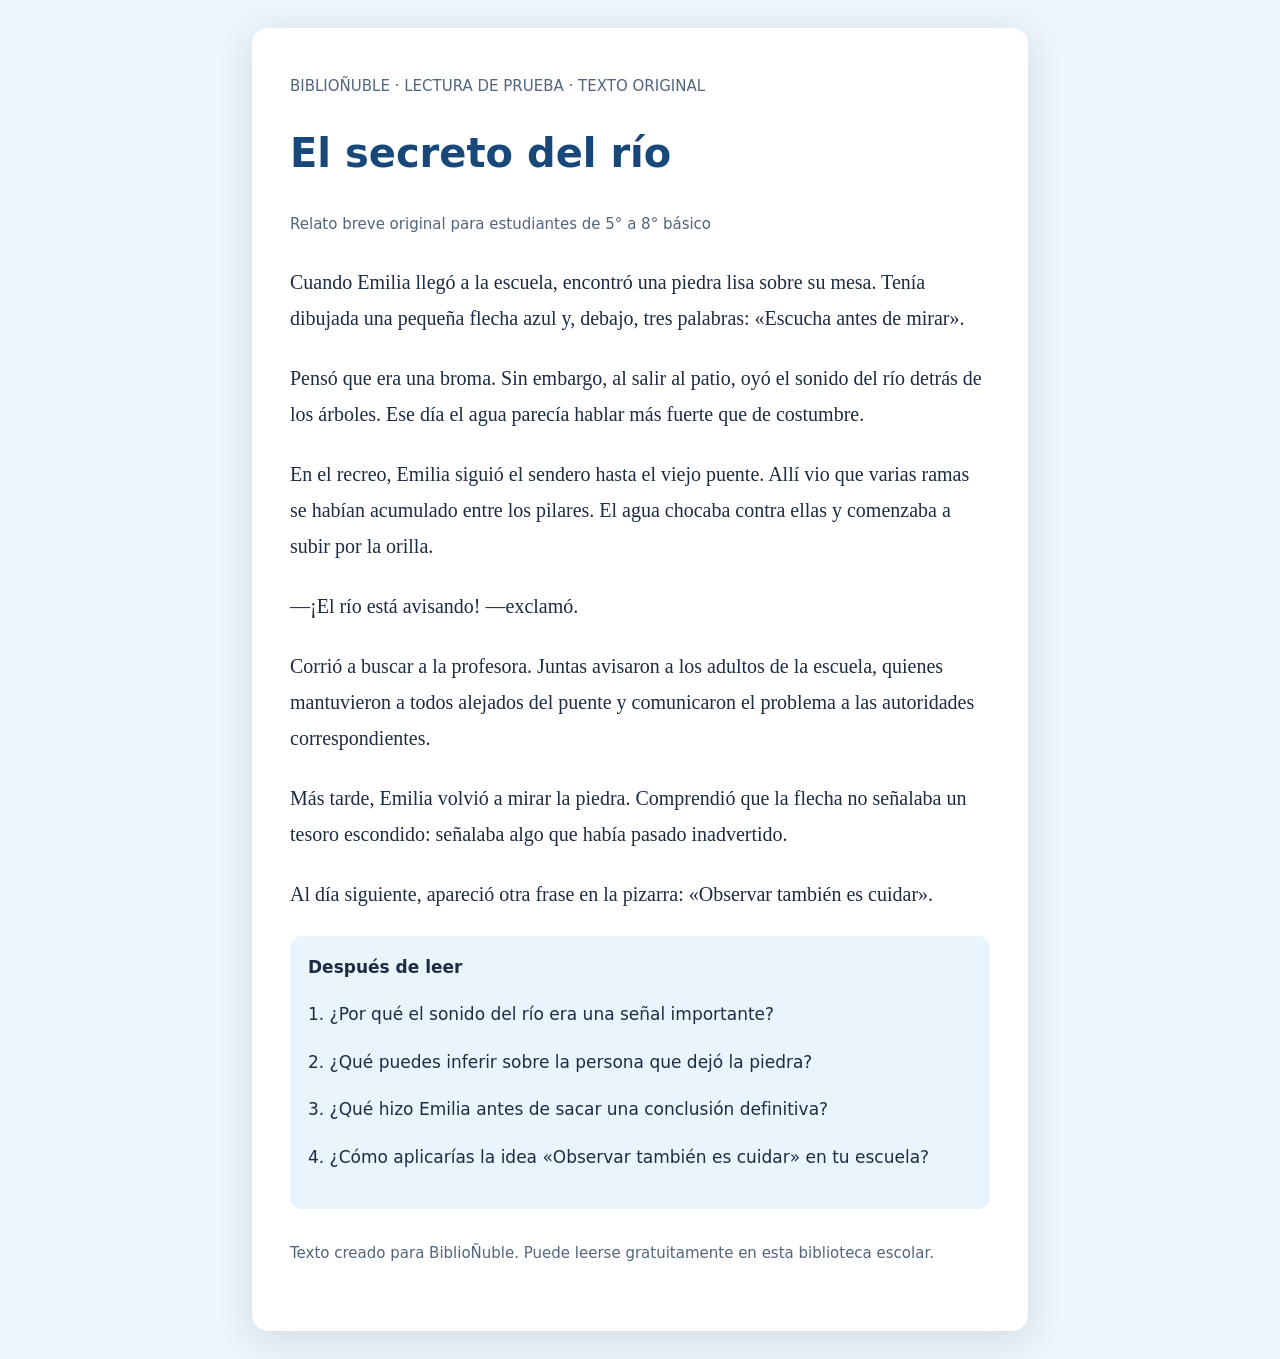
<file: lecturas/el-secreto-del-rio.html>
<!doctype html><html lang="es"><head><meta charset="utf-8"><meta name="viewport" content="width=device-width,initial-scale=1"><title>El secreto del río · BiblioÑuble</title><style>body{margin:0;background:#edf4fa;color:#1c2c43;font:20px/1.8 Georgia,serif}main{max-width:700px;margin:28px auto;padding:38px;background:white;border-radius:16px;box-shadow:0 8px 35px #17395b20}h1{font:700 2em system-ui;color:#184879;line-height:1.2}small{font:15px system-ui;color:#52657c}p{margin:1.2em 0}aside{background:#eaf4fc;padding:18px;border-radius:12px;font:17px/1.6 system-ui}a{color:#16569a}@media(max-width:650px){main{margin:0;padding:22px;border-radius:0}body{font-size:19px}}</style></head><body><main><small>BIBLIOÑUBLE · LECTURA DE PRUEBA · TEXTO ORIGINAL</small><h1>El secreto del río</h1><small>Relato breve original para estudiantes de 5° a 8° básico</small><p>Cuando Emilia llegó a la escuela, encontró una piedra lisa sobre su mesa. Tenía dibujada una pequeña flecha azul y, debajo, tres palabras: «Escucha antes de mirar».</p><p>Pensó que era una broma. Sin embargo, al salir al patio, oyó el sonido del río detrás de los árboles. Ese día el agua parecía hablar más fuerte que de costumbre.</p><p>En el recreo, Emilia siguió el sendero hasta el viejo puente. Allí vio que varias ramas se habían acumulado entre los pilares. El agua chocaba contra ellas y comenzaba a subir por la orilla.</p><p>—¡El río está avisando! —exclamó.</p><p>Corrió a buscar a la profesora. Juntas avisaron a los adultos de la escuela, quienes mantuvieron a todos alejados del puente y comunicaron el problema a las autoridades correspondientes.</p><p>Más tarde, Emilia volvió a mirar la piedra. Comprendió que la flecha no señalaba un tesoro escondido: señalaba algo que había pasado inadvertido.</p><p>Al día siguiente, apareció otra frase en la pizarra: «Observar también es cuidar».</p><aside><strong>Después de leer</strong><p>1. ¿Por qué el sonido del río era una señal importante?</p><p>2. ¿Qué puedes inferir sobre la persona que dejó la piedra?</p><p>3. ¿Qué hizo Emilia antes de sacar una conclusión definitiva?</p><p>4. ¿Cómo aplicarías la idea «Observar también es cuidar» en tu escuela?</p></aside><p><small>Texto creado para BiblioÑuble. Puede leerse gratuitamente en esta biblioteca escolar.</small></p></main></body></html>
</file>
